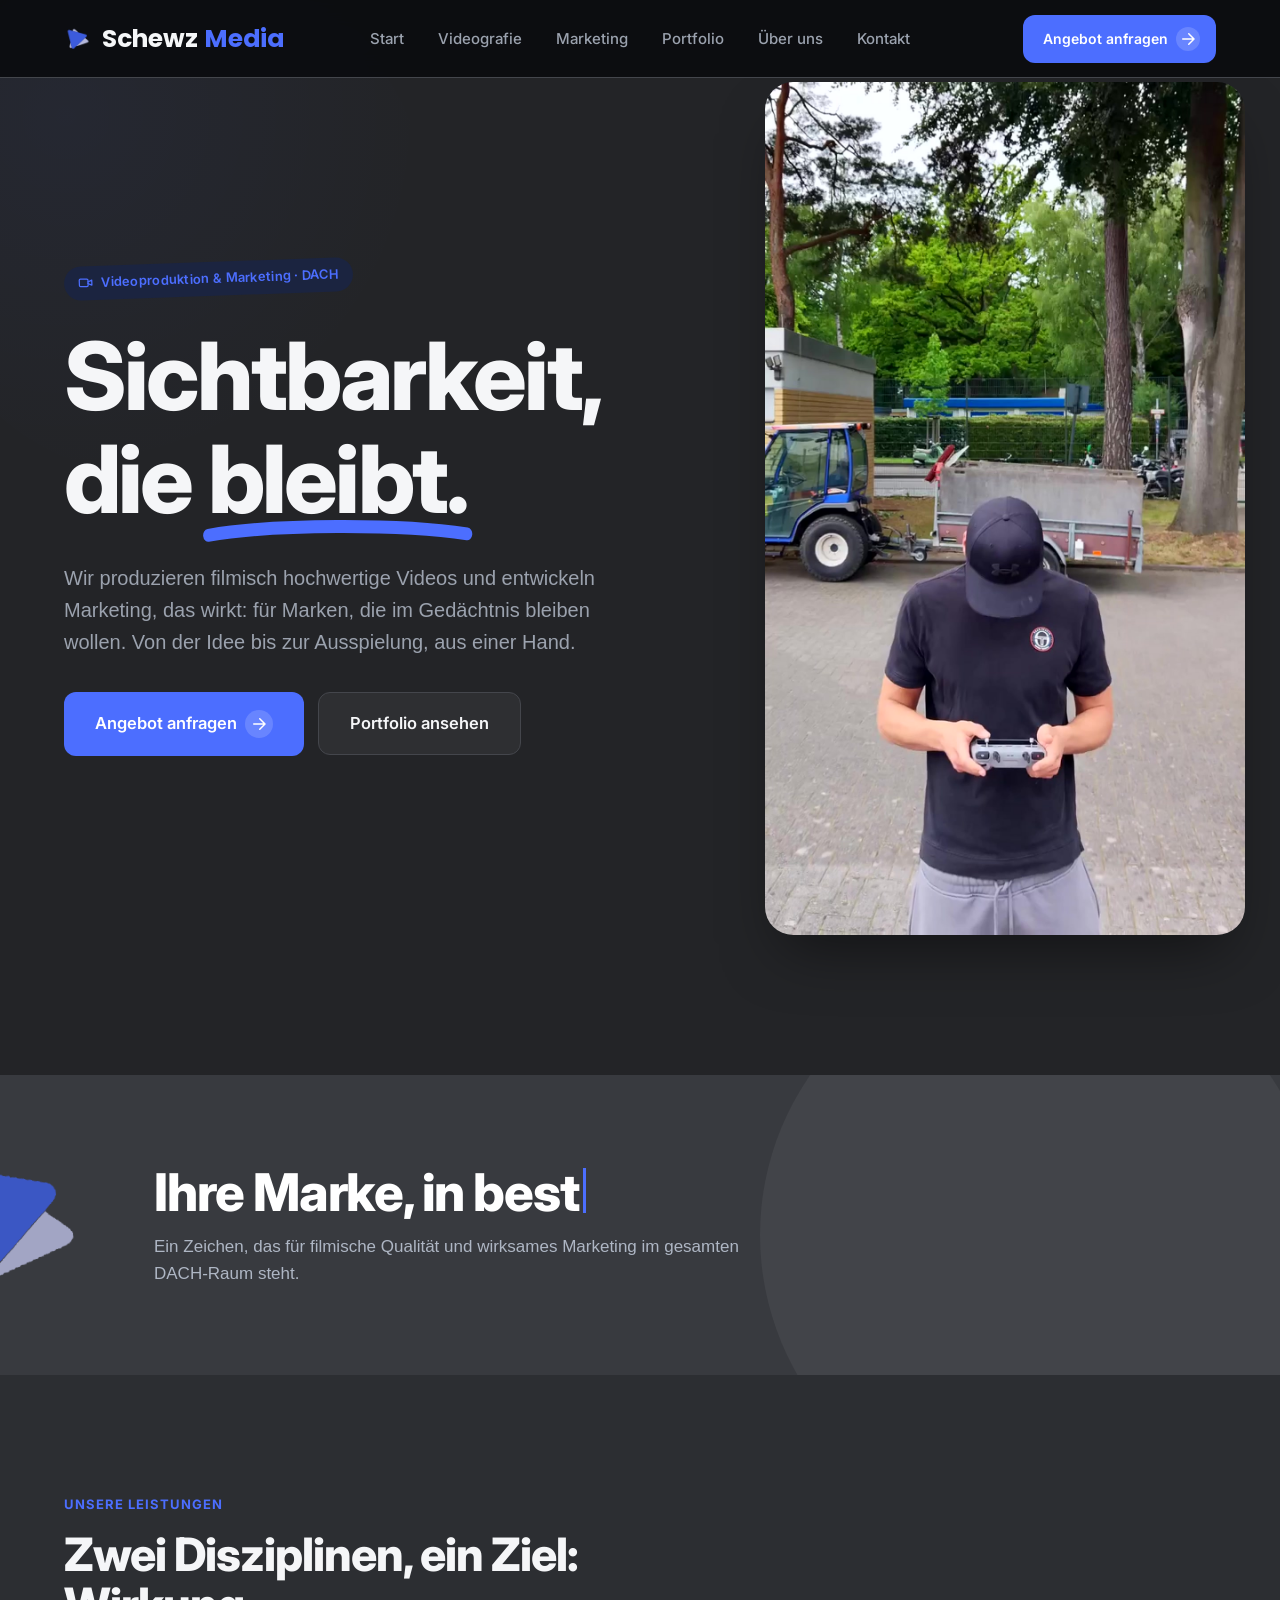
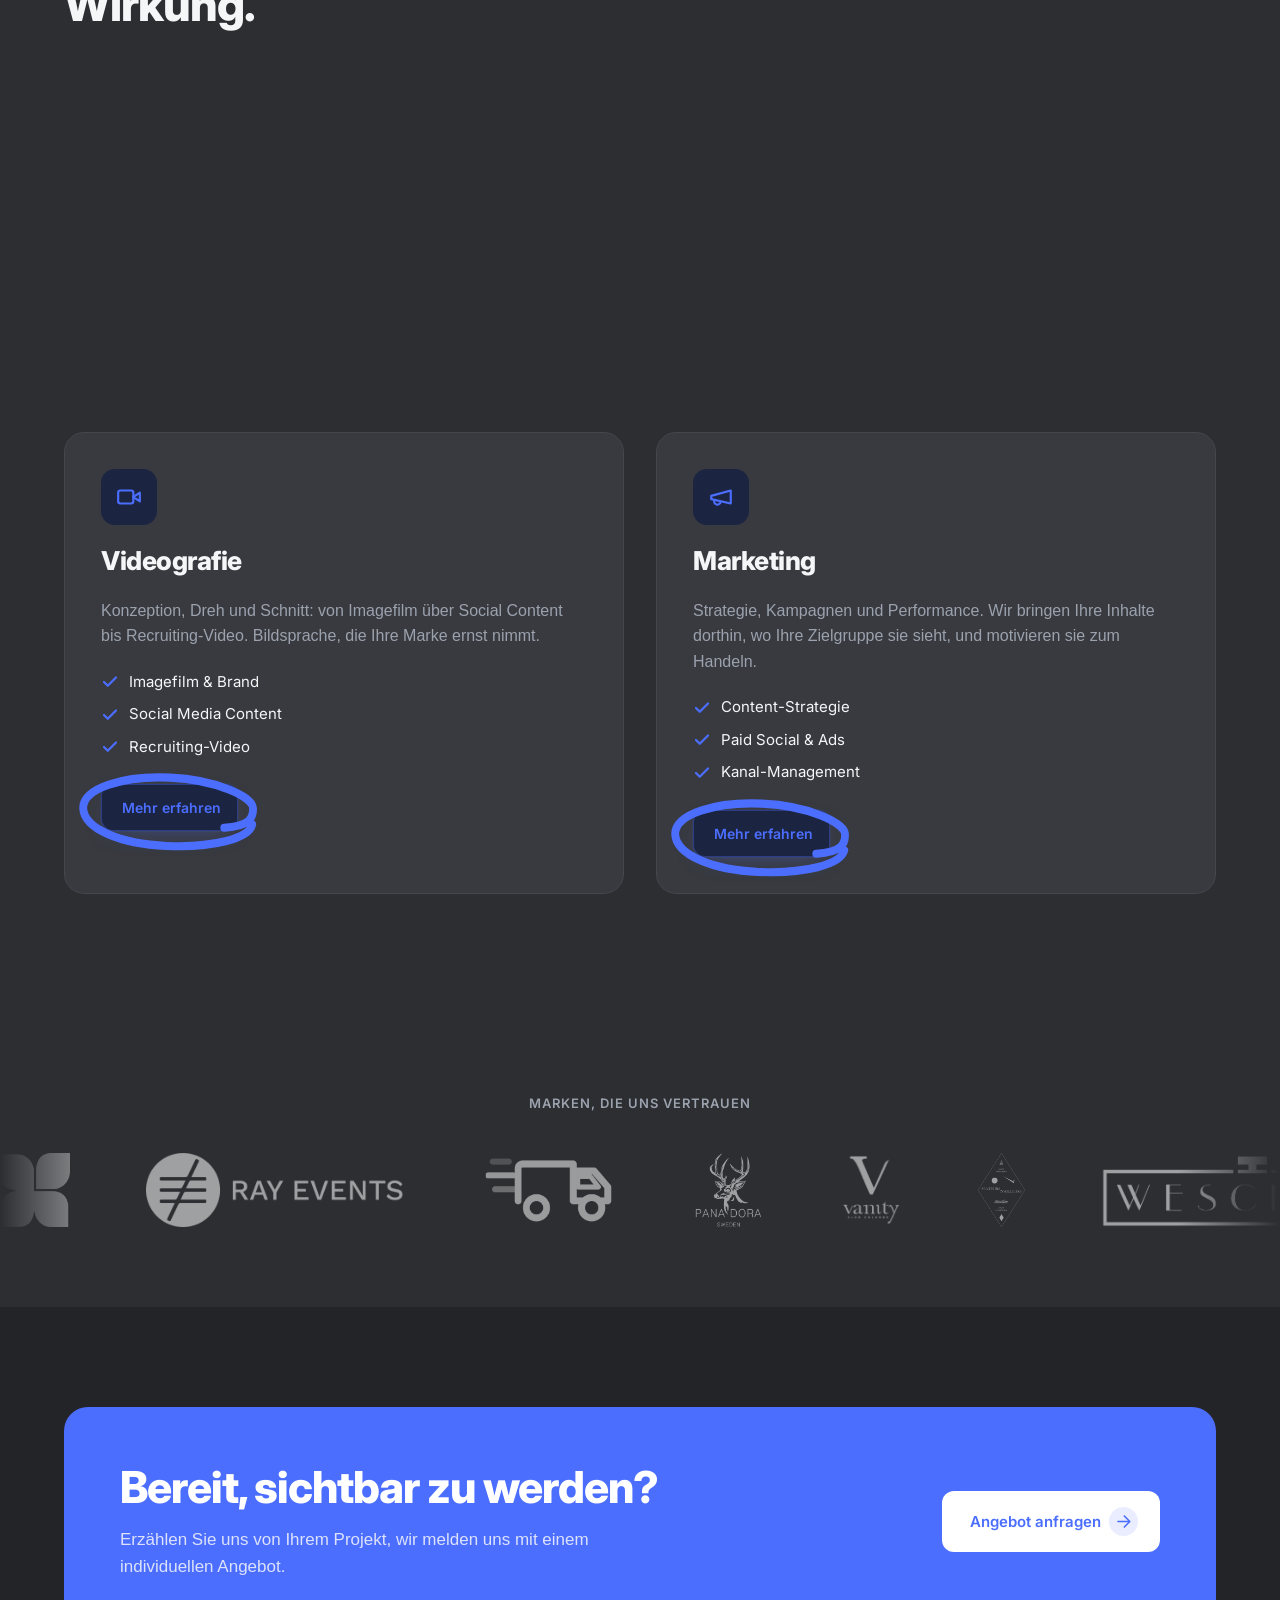
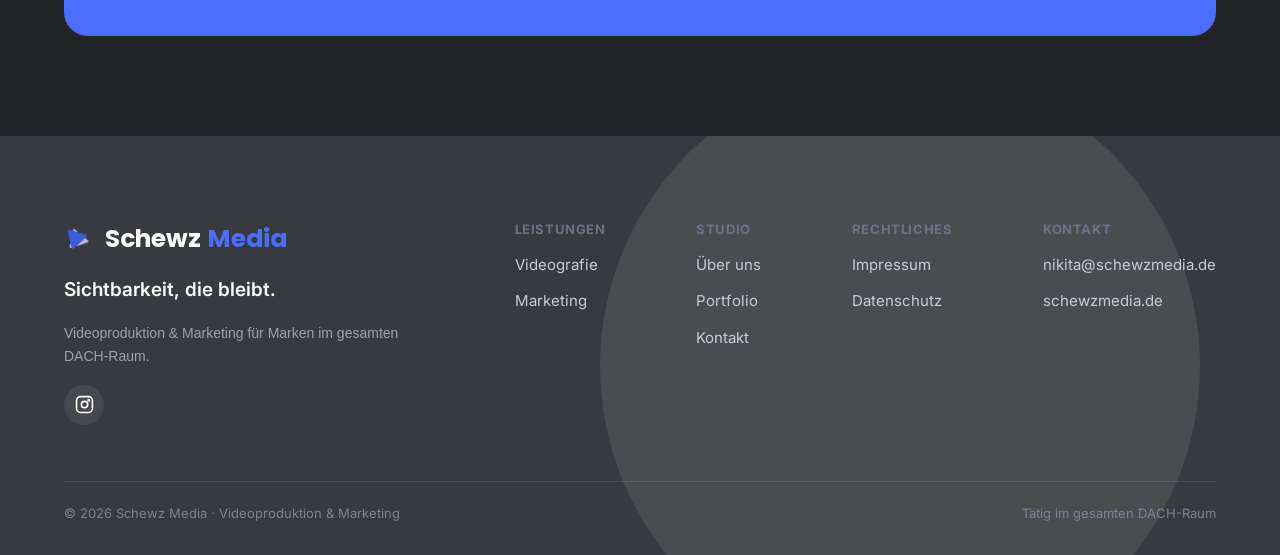
<file: index.html>
<!DOCTYPE html>
<html lang="de">
<head>
<meta charset="UTF-8">
<meta name="viewport" content="width=device-width, initial-scale=1.0">
<title>Schewz Media — Sichtbarkeit, die bleibt.</title>
<meta name="description" content="Videoproduktion & Marketing für Marken im gesamten DACH-Raum.">
<link rel="preconnect" href="https://fonts.googleapis.com">
<link rel="preconnect" href="https://fonts.gstatic.com" crossorigin>
<link href="https://fonts.googleapis.com/css2?family=Inter:wght@400;500;600;700;800&family=Abhaya+Libre:wght@400;500;600;700&family=Montserrat:wght@700;800;900&family=Playfair+Display:ital,wght@0,700;0,800;1,700&family=Poppins:wght@700;800&display=swap" rel="stylesheet">
<meta property="og:type" content="website">
<meta property="og:site_name" content="Schewz Media">
<meta property="og:title" content="Schewz Media — Sichtbarkeit, die bleibt.">
<meta property="og:description" content="Videoproduktion & Marketing für Marken im gesamten DACH-Raum.">
<meta property="og:url" content="https://schewzmedia.de/">
<meta property="og:image" content="https://schewzmedia.de/assets/img/og-image.jpg">
<meta property="og:locale" content="de_DE">
<meta name="twitter:card" content="summary_large_image">
<meta name="twitter:title" content="Schewz Media — Sichtbarkeit, die bleibt.">
<meta name="twitter:description" content="Videoproduktion & Marketing für Marken im gesamten DACH-Raum.">
<meta name="twitter:image" content="https://schewzmedia.de/assets/img/og-image.jpg">
<link rel="icon" href="favicon.ico" sizes="any">
<link rel="icon" type="image/png" sizes="32x32" href="assets/img/favicon-32x32.png">
<link rel="icon" type="image/png" sizes="16x16" href="assets/img/favicon-16x16.png">
<link rel="apple-touch-icon" href="assets/img/apple-touch-icon.png">
<link rel="stylesheet" href="css/style.css">
</head>
<body>

<!-- HEADER -->
<header class="header" id="header">
  <div class="header-inner">
    <a href="index.html" class="logo">
      <img src="assets/img/logo.png" alt="Schewz Media" class="logo-mark">
      <span class="logo-word"><span class="logo-schewz">Schewz</span> <span class="logo-media">Media</span></span>
    </a>
    <a href="kontakt.html" class="btn btn-primary btn-small">
      Angebot anfragen
      <svg width="18" height="18" viewBox="0 0 24 24" fill="none" stroke="currentColor" stroke-width="2" stroke-linecap="round" stroke-linejoin="round"><path d="M5 12h14M13 5l7 7-7 7"/></svg>
    </a>
    <button class="nav-burger" id="navBurger" aria-label="Menü öffnen">
      <span></span><span></span><span></span>
    </button>
  </div>
</header>
<nav class="nav-links">
  <a href="index.html" class="active">Start</a>
  <a href="videografie.html">Videografie</a>
  <a href="marketing.html">Marketing</a>
  <a href="portfolio.html">Portfolio</a>
  <a href="ueber-uns.html">Über uns</a>
  <a href="kontakt.html">Kontakt</a>
</nav>

<div id="top"></div>

<!-- HERO -->
<section class="hero">
  <div class="hero-watermark" aria-hidden="true"></div>
  <div class="hero-inner">
    <div class="hero-left reveal">
      <div class="eyebrow">
        <svg width="15" height="15" viewBox="0 0 24 24" fill="none" stroke="currentColor" stroke-width="2" stroke-linecap="round" stroke-linejoin="round"><path d="M15.6 10.8 22 8v8l-6.4-2.8"/><rect x="2" y="6" width="14" height="12" rx="2"/></svg>
        <span>Videoproduktion &amp; Marketing · DACH</span>
      </div>
      <h1 class="hero-headline">Sichtbarkeit, die <span class="underline-wrap">bleibt.<svg class="underline-svg" viewBox="0 0 230 14" preserveAspectRatio="none"><path d="M2 10 C 60 2, 170 2, 228 9" /></svg></span></h1>
      <p class="hero-intro">Wir produzieren filmisch hochwertige Videos und entwickeln Marketing, das wirkt: für Marken, die im Gedächtnis bleiben wollen. Von der Idee bis zur Ausspielung, aus einer Hand.</p>
      <div class="hero-buttons">
        <a href="kontakt.html" class="btn btn-primary">
          Angebot anfragen
          <svg width="18" height="18" viewBox="0 0 24 24" fill="none" stroke="currentColor" stroke-width="2" stroke-linecap="round" stroke-linejoin="round"><path d="M5 12h14M13 5l7 7-7 7"/></svg>
        </a>
        <a href="portfolio.html" class="btn btn-ghost">Portfolio ansehen</a>
      </div>
    </div>
    <div class="hero-right reveal" style="transition-delay:.15s">
      <video class="hero-video" autoplay muted loop playsinline poster="assets/video/hero-poster.jpg">
        <source src="assets/video/hero.mp4" type="video/mp4">
      </video>
    </div>
  </div>
</section>

<!-- BRAND BAND -->
<section class="brand-band">
  <div class="brand-band-shape" aria-hidden="true"></div>
  <img src="assets/img/logo.png" alt="" class="brand-band-mark" aria-hidden="true">
  <div class="brand-band-inner reveal">
    <h2 class="typing-headline">Ihre Marke, in besten Händen.</h2>
    <p>Ein Zeichen, das für filmische Qualität und wirksames Marketing im gesamten DACH-Raum steht.</p>
  </div>
</section>

<!-- SERVICES TEASER -->
<section class="services" id="services">
  <div class="section-head reveal">
    <span class="kicker">UNSERE LEISTUNGEN</span>
    <h2>Zwei Disziplinen, ein Ziel: Wirkung.</h2>
  </div>
  <div class="path-connector reveal" aria-hidden="true">
    <svg viewBox="0 0 1000 360" preserveAspectRatio="none" class="path-connector-svg">
      <path class="path-trunk" d="M500 0 L500 154"/>
      <path class="path-branch path-branch-left" d="M500 154 Q500 172 482 172 L258 172 Q240 172 240 190 L240 344"/>
      <path class="path-branch path-branch-right" d="M500 154 Q500 172 518 172 L742 172 Q760 172 760 190 L760 344"/>
      <path class="path-arrow path-arrow-left" d="M230 332 L240 346 L250 332"/>
      <path class="path-arrow path-arrow-right" d="M750 332 L760 346 L770 332"/>
    </svg>
  </div>
  <div class="services-grid">
    <a href="videografie.html" class="service-card reveal" id="videografie">
      <div class="icon-box">
        <svg width="26" height="26" viewBox="0 0 24 24" fill="none" stroke="currentColor" stroke-width="2" stroke-linecap="round" stroke-linejoin="round"><path d="m22 8-6 4 6 4V8Z"/><rect x="2" y="6" width="14" height="12" rx="2"/></svg>
      </div>
      <h3>Videografie</h3>
      <p>Konzeption, Dreh und Schnitt: von Imagefilm über Social Content bis Recruiting-Video. Bildsprache, die Ihre Marke ernst nimmt.</p>
      <ul class="check-list">
        <li>Imagefilm &amp; Brand</li>
        <li>Social Media Content</li>
        <li>Recruiting-Video</li>
      </ul>
      <span class="btn btn-ghost btn-small">Mehr erfahren<svg class="mehr-ring" viewBox="0 0 200 80" preserveAspectRatio="none" aria-hidden="true"><path d="M197,50 C194,66 152,78 100,78 C46,78 4,63 2,40 C1,18 46,2 100,2 C155,2 197,20 197,32 C198,42 195,52 165,55"/></svg></span>
    </a>
    <a href="marketing.html" class="service-card reveal" style="transition-delay:.1s" id="marketing">
      <div class="icon-box">
        <svg width="26" height="26" viewBox="0 0 24 24" fill="none" stroke="currentColor" stroke-width="2" stroke-linecap="round" stroke-linejoin="round"><path d="m3 11 18-5v12L3 14v-3z"/><path d="M11.6 16.8a3 3 0 1 1-5.8-1.6"/></svg>
      </div>
      <h3>Marketing</h3>
      <p>Strategie, Kampagnen und Performance. Wir bringen Ihre Inhalte dorthin, wo Ihre Zielgruppe sie sieht, und motivieren sie zum Handeln.</p>
      <ul class="check-list">
        <li>Content-Strategie</li>
        <li>Paid Social &amp; Ads</li>
        <li>Kanal-Management</li>
      </ul>
      <span class="btn btn-ghost btn-small">Mehr erfahren<svg class="mehr-ring" viewBox="0 0 200 80" preserveAspectRatio="none" aria-hidden="true"><path d="M197,50 C194,66 152,78 100,78 C46,78 4,63 2,40 C1,18 46,2 100,2 C155,2 197,20 197,32 C198,42 195,52 165,55"/></svg></span>
    </a>
    <a href="portfolio.html" class="service-card service-card-mobile-only reveal" style="transition-delay:.2s" id="portfolio-mobile">
      <div class="icon-box">
        <svg width="26" height="26" viewBox="0 0 24 24" fill="none" stroke="currentColor" stroke-width="2" stroke-linecap="round" stroke-linejoin="round"><rect x="3" y="3" width="7" height="7" rx="1"/><rect x="14" y="3" width="7" height="7" rx="1"/><rect x="14" y="14" width="7" height="7" rx="1"/><rect x="3" y="14" width="7" height="7" rx="1"/></svg>
      </div>
      <h3>Portfolio</h3>
      <p>Über 100 zufriedene Kunden aus verschiedensten Branchen. Ein Blick in unsere bisherige Arbeit, sortiert nach Kunde.</p>
      <ul class="check-list">
        <li>100+ Projekte</li>
        <li>Verschiedene Branchen</li>
        <li>Video-Fallstudien</li>
      </ul>
      <span class="btn btn-ghost btn-small">Mehr erfahren<svg class="mehr-ring" viewBox="0 0 200 80" preserveAspectRatio="none" aria-hidden="true"><path d="M197,50 C194,66 152,78 100,78 C46,78 4,63 2,40 C1,18 46,2 100,2 C155,2 197,20 197,32 C198,42 195,52 165,55"/></svg></span>
    </a>
  </div>
</section>

<!-- CLIENT TRUST STRIP (marquee) -->
<section class="client-strip">
  <span class="client-label">MARKEN, DIE UNS VERTRAUEN</span>
  <div class="client-marquee">
    <div class="client-track">
      <img src="assets/logos/Fragrance-du-Bois-mark.png" alt="Fragrance du Bois">
      <img src="assets/logos/Ray-Events.png" alt="Ray Events">
      <img src="assets/logos/Tracklog.png" alt="Tracklog">
      <img src="assets/logos/Panadora-Sweden-white.png" alt="Panadora Sweden">
      <img src="assets/logos/Vanity-Club-Cologne-v2.png" alt="Vanity Club Cologne">
      <img src="assets/logos/Senteurs-Dailleurs-white.png" alt="Senteurs D'Ailleurs">
      <img src="assets/logos/Wescents-white.png" alt="Wescents">
      <img src="assets/logos/EGA-Leichtmetall-full-white.png" alt="EGA Leichtmetall">
      <img src="assets/logos/Zahnaerzte-Elsdorf.png" alt="Zahnärzte Elsdorf">
      <img src="assets/logos/Qing-Tian-white.png" alt="Qing Tian">
      <img src="assets/logos/Angelgym-white.png" alt="Angelgym">
      <img src="assets/logos/Wilma-Wunder-white.png" alt="Wilma Wunder">
      <img src="assets/logos/Fragrance-du-Bois-mark.png" alt="Fragrance du Bois" aria-hidden="true">
      <img src="assets/logos/Ray-Events.png" alt="Ray Events" aria-hidden="true">
      <img src="assets/logos/Tracklog.png" alt="Tracklog" aria-hidden="true">
      <img src="assets/logos/Panadora-Sweden-white.png" alt="Panadora Sweden" aria-hidden="true">
      <img src="assets/logos/Vanity-Club-Cologne-v2.png" alt="Vanity Club Cologne" aria-hidden="true">
      <img src="assets/logos/Senteurs-Dailleurs-white.png" alt="Senteurs D'Ailleurs" aria-hidden="true">
      <img src="assets/logos/Wescents-white.png" alt="Wescents" aria-hidden="true">
      <img src="assets/logos/EGA-Leichtmetall-full-white.png" alt="EGA Leichtmetall" aria-hidden="true">
      <img src="assets/logos/Zahnaerzte-Elsdorf.png" alt="Zahnärzte Elsdorf" aria-hidden="true">
      <img src="assets/logos/Qing-Tian-white.png" alt="Qing Tian" aria-hidden="true">
      <img src="assets/logos/Angelgym-white.png" alt="Angelgym" aria-hidden="true">
      <img src="assets/logos/Wilma-Wunder-white.png" alt="Wilma Wunder" aria-hidden="true">
    </div>
  </div>
</section>

<!-- CTA BAND -->
<section class="cta-band">
  <div class="cta-inner reveal">
    <div class="cta-text">
      <h2>Bereit, sichtbar zu werden?</h2>
      <p>Erzählen Sie uns von Ihrem Projekt, wir melden uns mit einem individuellen Angebot.</p>
    </div>
    <a href="kontakt.html" class="btn btn-white">
      Angebot anfragen
      <svg width="19" height="19" viewBox="0 0 24 24" fill="none" stroke="currentColor" stroke-width="2" stroke-linecap="round" stroke-linejoin="round"><path d="M5 12h14M13 5l7 7-7 7"/></svg>
    </a>
  </div>
</section>

<!-- FOOTER -->
<footer class="footer">
  <div class="footer-watermark" aria-hidden="true"></div>
  <div class="footer-top">
    <div class="footer-brand">
      <div class="footer-logo">
        <img src="assets/img/logo.png" alt="Schewz Media" class="logo-mark">
        <span class="logo-word"><span class="logo-schewz" style="color:#fff">Schewz</span> <span class="logo-media">Media</span></span>
      </div>
      <p class="footer-slogan">Sichtbarkeit, die bleibt.</p>
      <p class="footer-desc">Videoproduktion &amp; Marketing für Marken im gesamten DACH-Raum.</p>
      <div class="socials">
        <a href="https://www.instagram.com/schewzmedia?igsh=MWZqdXd3bW80emxpZA==&igsi=MWZqdXd3bW80emxpZA==" target="_blank" rel="noopener noreferrer" aria-label="Instagram"><svg width="19" height="19" viewBox="0 0 24 24" fill="none" stroke="currentColor" stroke-width="2"><rect x="2" y="2" width="20" height="20" rx="5"/><circle cx="12" cy="12" r="4"/><circle cx="17.5" cy="6.5" r="1"/></svg></a>
      </div>
    </div>
    <div class="footer-col">
      <span class="footer-title">LEISTUNGEN</span>
      <a href="videografie.html">Videografie</a>
      <a href="marketing.html">Marketing</a>
    </div>
    <div class="footer-col">
      <span class="footer-title">STUDIO</span>
      <a href="ueber-uns.html">Über uns</a>
      <a href="portfolio.html">Portfolio</a>
      <a href="kontakt.html">Kontakt</a>
    </div>
    <div class="footer-col">
      <span class="footer-title">RECHTLICHES</span>
      <a href="impressum.html">Impressum</a>
      <a href="datenschutz.html">Datenschutz</a>
    </div>
    <div class="footer-col">
      <span class="footer-title">KONTAKT</span>
      <a href="mailto:nikita@schewzmedia.de">nikita@schewzmedia.de</a>
      <a href="#">schewzmedia.de</a>
    </div>
  </div>
  <div class="footer-bottom">
    <span>© 2026 Schewz Media · Videoproduktion &amp; Marketing</span>
    <span>Tätig im gesamten DACH-Raum</span>
  </div>
</footer>

<script src="js/main.js"></script>
</body>
</html>
</file>
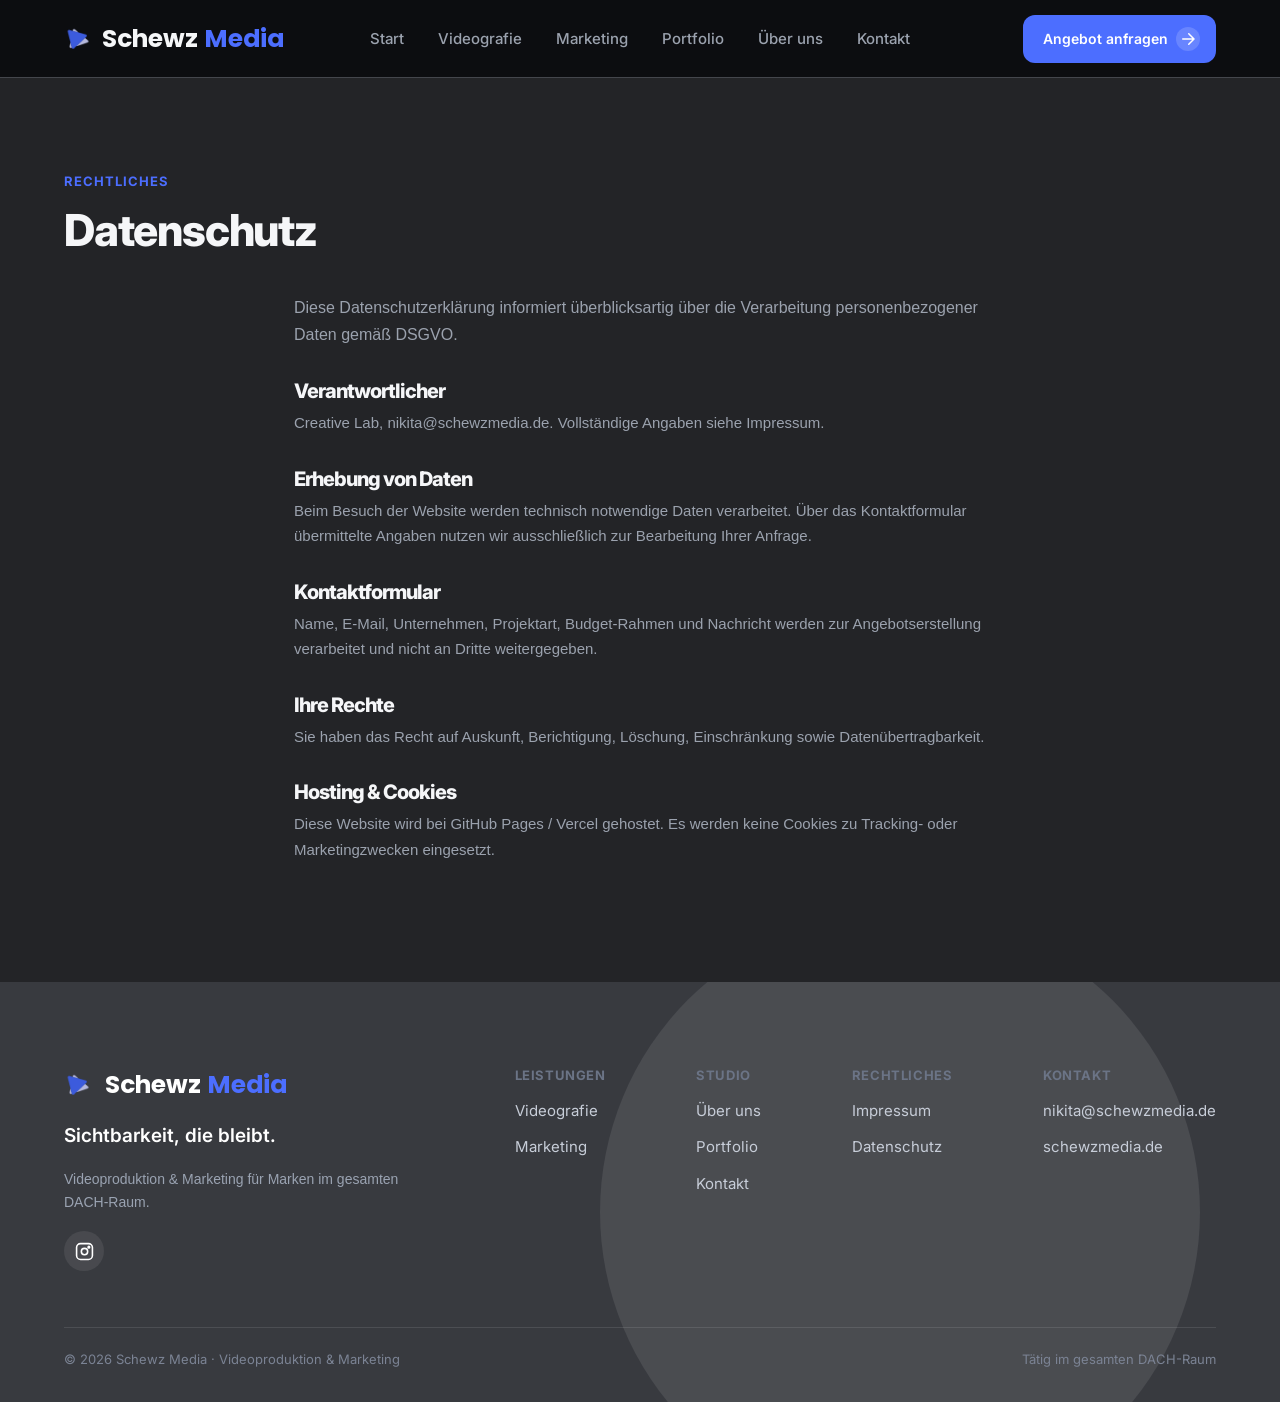
<file: datenschutz.html>
<!DOCTYPE html>
<html lang="de">
<head>
<meta charset="UTF-8">
<meta name="viewport" content="width=device-width, initial-scale=1.0">
<title>Datenschutz — Schewz Media</title>
<meta name="description" content="Datenschutzerklärung von Schewz Media: Informationen zur Erhebung und Verarbeitung personenbezogener Daten.">
<meta name="robots" content="noindex">
<link rel="preconnect" href="https://fonts.googleapis.com">
<link rel="preconnect" href="https://fonts.gstatic.com" crossorigin>
<link href="https://fonts.googleapis.com/css2?family=Inter:wght@400;500;600;700;800&family=Abhaya+Libre:wght@400;500;600;700&family=Montserrat:wght@700;800;900&family=Playfair+Display:ital,wght@0,700;0,800;1,700&family=Poppins:wght@700;800&display=swap" rel="stylesheet">
<meta property="og:type" content="website">
<meta property="og:site_name" content="Schewz Media">
<meta property="og:title" content="Datenschutz — Schewz Media">
<meta property="og:description" content="Datenschutzerklärung von Schewz Media: Informationen zur Erhebung und Verarbeitung personenbezogener Daten.">
<meta property="og:url" content="https://schewzmedia.de/datenschutz.html">
<meta property="og:image" content="https://schewzmedia.de/assets/img/og-image.jpg">
<meta property="og:locale" content="de_DE">
<meta name="twitter:card" content="summary_large_image">
<meta name="twitter:title" content="Datenschutz — Schewz Media">
<meta name="twitter:description" content="Datenschutzerklärung von Schewz Media: Informationen zur Erhebung und Verarbeitung personenbezogener Daten.">
<meta name="twitter:image" content="https://schewzmedia.de/assets/img/og-image.jpg">
<link rel="icon" href="favicon.ico" sizes="any">
<link rel="icon" type="image/png" sizes="32x32" href="assets/img/favicon-32x32.png">
<link rel="icon" type="image/png" sizes="16x16" href="assets/img/favicon-16x16.png">
<link rel="apple-touch-icon" href="assets/img/apple-touch-icon.png">
<link rel="stylesheet" href="css/style.css">
</head>
<body>

<!-- HEADER -->
<header class="header" id="header">
  <div class="header-inner">
    <a href="index.html" class="logo">
      <img src="assets/img/logo.png" alt="Schewz Media" class="logo-mark">
      <span class="logo-word"><span class="logo-schewz">Schewz</span> <span class="logo-media">Media</span></span>
    </a>
    <a href="kontakt.html" class="btn btn-primary btn-small">
      Angebot anfragen
      <svg width="18" height="18" viewBox="0 0 24 24" fill="none" stroke="currentColor" stroke-width="2" stroke-linecap="round" stroke-linejoin="round"><path d="M5 12h14M13 5l7 7-7 7"/></svg>
    </a>
    <button class="nav-burger" id="navBurger" aria-label="Menü öffnen">
      <span></span><span></span><span></span>
    </button>
  </div>
</header>
<nav class="nav-links">
  <a href="index.html">Start</a>
  <a href="videografie.html">Videografie</a>
  <a href="marketing.html">Marketing</a>
  <a href="portfolio.html">Portfolio</a>
  <a href="ueber-uns.html">Über uns</a>
  <a href="kontakt.html">Kontakt</a>
</nav>

<div class="legal-header reveal">
  <span class="kicker">RECHTLICHES</span>
  <h1>Datenschutz</h1>
</div>
<div class="legal-body">
  <p class="legal-intro reveal">Diese Datenschutzerklärung informiert überblicksartig über die Verarbeitung personenbezogener Daten gemäß DSGVO.</p>
  <div class="legal-block reveal">
    <h3>Verantwortlicher</h3>
    <p>Creative Lab, nikita@schewzmedia.de. Vollständige Angaben siehe Impressum.</p>
  </div>
  <div class="legal-block reveal">
    <h3>Erhebung von Daten</h3>
    <p>Beim Besuch der Website werden technisch notwendige Daten verarbeitet. Über das Kontaktformular übermittelte Angaben nutzen wir ausschließlich zur Bearbeitung Ihrer Anfrage.</p>
  </div>
  <div class="legal-block reveal">
    <h3>Kontaktformular</h3>
    <p>Name, E-Mail, Unternehmen, Projektart, Budget-Rahmen und Nachricht werden zur Angebotserstellung verarbeitet und nicht an Dritte weitergegeben.</p>
  </div>
  <div class="legal-block reveal">
    <h3>Ihre Rechte</h3>
    <p>Sie haben das Recht auf Auskunft, Berichtigung, Löschung, Einschränkung sowie Datenübertragbarkeit.</p>
  </div>
  <div class="legal-block reveal">
    <h3>Hosting &amp; Cookies</h3>
    <p>Diese Website wird bei GitHub Pages / Vercel gehostet. Es werden keine Cookies zu Tracking- oder Marketingzwecken eingesetzt.</p>
  </div>
</div>

<!-- FOOTER -->
<footer class="footer">
  <div class="footer-watermark" aria-hidden="true"></div>
  <div class="footer-top">
    <div class="footer-brand">
      <div class="footer-logo">
        <img src="assets/img/logo.png" alt="Schewz Media" class="logo-mark">
        <span class="logo-word"><span class="logo-schewz" style="color:#fff">Schewz</span> <span class="logo-media">Media</span></span>
      </div>
      <p class="footer-slogan">Sichtbarkeit, die bleibt.</p>
      <p class="footer-desc">Videoproduktion &amp; Marketing für Marken im gesamten DACH-Raum.</p>
      <div class="socials">
        <a href="https://www.instagram.com/schewzmedia?igsh=MWZqdXd3bW80emxpZA==&igsi=MWZqdXd3bW80emxpZA==" target="_blank" rel="noopener noreferrer" aria-label="Instagram"><svg width="19" height="19" viewBox="0 0 24 24" fill="none" stroke="currentColor" stroke-width="2"><rect x="2" y="2" width="20" height="20" rx="5"/><circle cx="12" cy="12" r="4"/><circle cx="17.5" cy="6.5" r="1"/></svg></a>
      </div>
    </div>
    <div class="footer-col">
      <span class="footer-title">LEISTUNGEN</span>
      <a href="videografie.html">Videografie</a>
      <a href="marketing.html">Marketing</a>
    </div>
    <div class="footer-col">
      <span class="footer-title">STUDIO</span>
      <a href="ueber-uns.html">Über uns</a>
      <a href="portfolio.html">Portfolio</a>
      <a href="kontakt.html">Kontakt</a>
    </div>
    <div class="footer-col">
      <span class="footer-title">RECHTLICHES</span>
      <a href="impressum.html">Impressum</a>
      <a href="datenschutz.html">Datenschutz</a>
    </div>
    <div class="footer-col">
      <span class="footer-title">KONTAKT</span>
      <a href="mailto:nikita@schewzmedia.de">nikita@schewzmedia.de</a>
      <a href="#">schewzmedia.de</a>
    </div>
  </div>
  <div class="footer-bottom">
    <span>© 2026 Schewz Media · Videoproduktion &amp; Marketing</span>
    <span>Tätig im gesamten DACH-Raum</span>
  </div>
</footer>

<script src="js/main.js"></script>
</body>
</html>
</file>
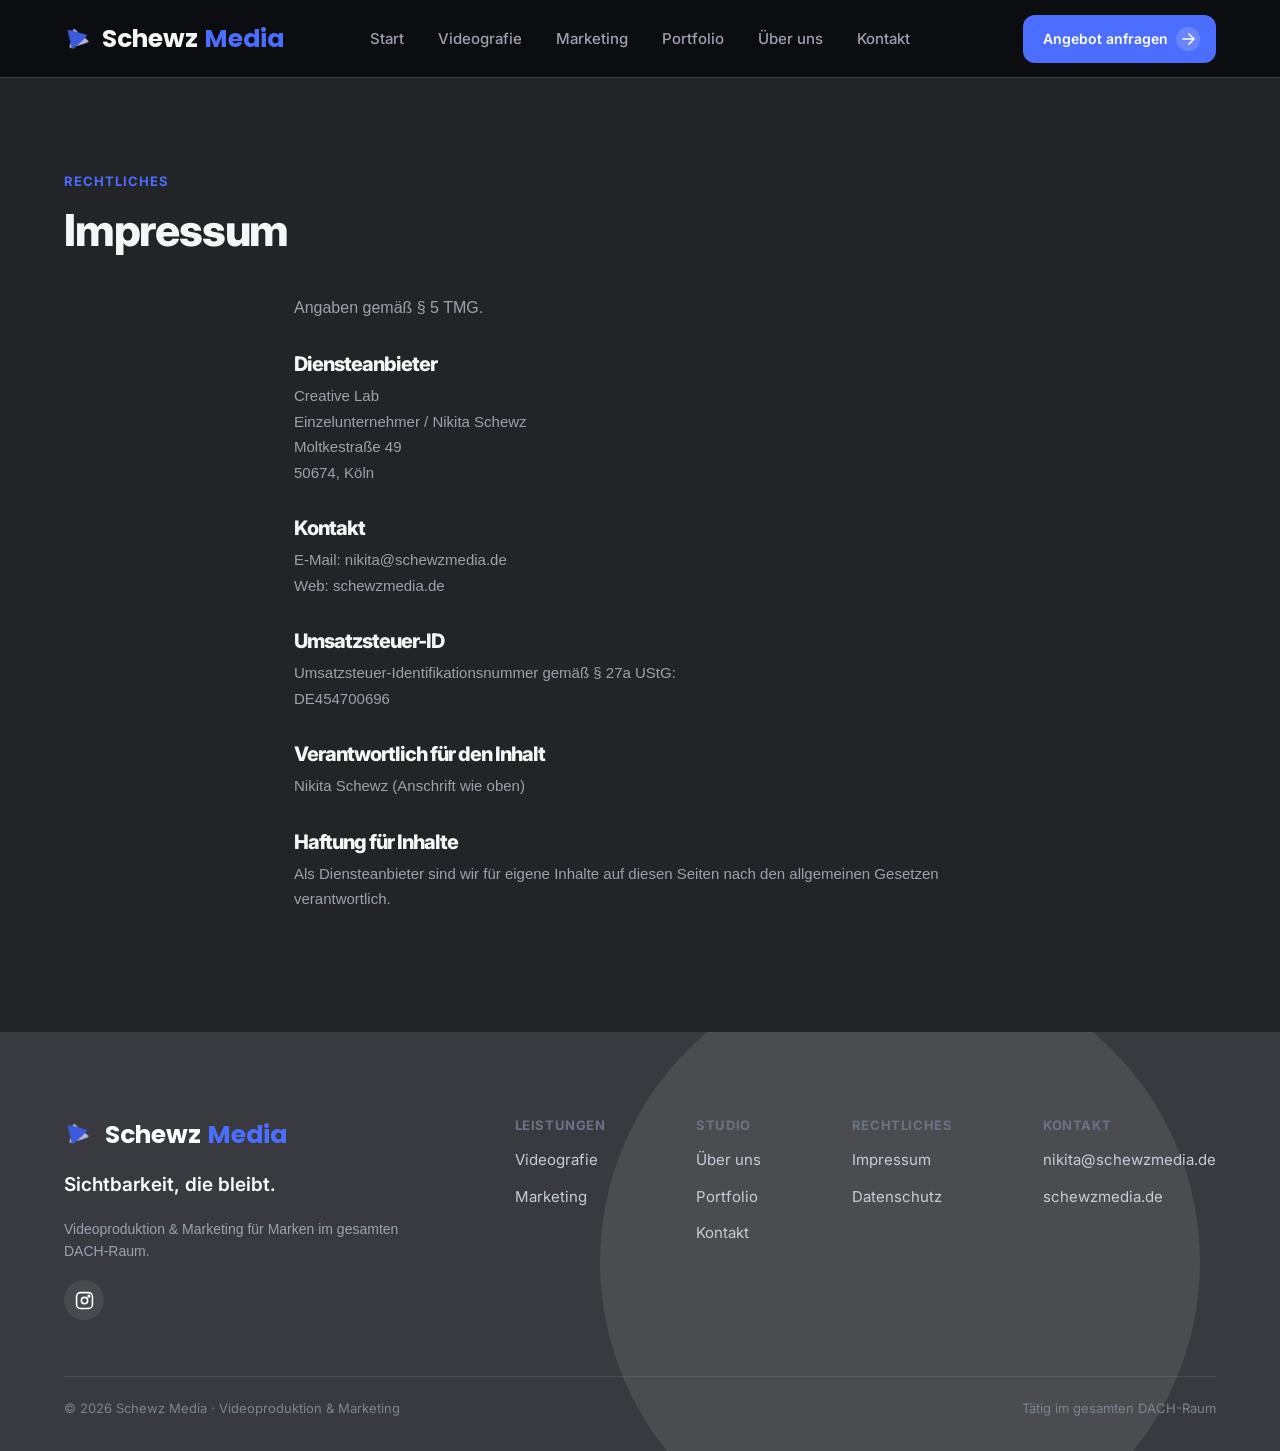
<file: impressum.html>
<!DOCTYPE html>
<html lang="de">
<head>
<meta charset="UTF-8">
<meta name="viewport" content="width=device-width, initial-scale=1.0">
<title>Impressum — Schewz Media</title>
<meta name="description" content="Impressum von Schewz Media: Anbieterkennzeichnung und Kontaktangaben gemäß § 5 TMG.">
<meta name="robots" content="noindex">
<link rel="preconnect" href="https://fonts.googleapis.com">
<link rel="preconnect" href="https://fonts.gstatic.com" crossorigin>
<link href="https://fonts.googleapis.com/css2?family=Inter:wght@400;500;600;700;800&family=Abhaya+Libre:wght@400;500;600;700&family=Montserrat:wght@700;800;900&family=Playfair+Display:ital,wght@0,700;0,800;1,700&family=Poppins:wght@700;800&display=swap" rel="stylesheet">
<meta property="og:type" content="website">
<meta property="og:site_name" content="Schewz Media">
<meta property="og:title" content="Impressum — Schewz Media">
<meta property="og:description" content="Impressum von Schewz Media: Anbieterkennzeichnung und Kontaktangaben gemäß § 5 TMG.">
<meta property="og:url" content="https://schewzmedia.de/impressum.html">
<meta property="og:image" content="https://schewzmedia.de/assets/img/og-image.jpg">
<meta property="og:locale" content="de_DE">
<meta name="twitter:card" content="summary_large_image">
<meta name="twitter:title" content="Impressum — Schewz Media">
<meta name="twitter:description" content="Impressum von Schewz Media: Anbieterkennzeichnung und Kontaktangaben gemäß § 5 TMG.">
<meta name="twitter:image" content="https://schewzmedia.de/assets/img/og-image.jpg">
<link rel="icon" href="favicon.ico" sizes="any">
<link rel="icon" type="image/png" sizes="32x32" href="assets/img/favicon-32x32.png">
<link rel="icon" type="image/png" sizes="16x16" href="assets/img/favicon-16x16.png">
<link rel="apple-touch-icon" href="assets/img/apple-touch-icon.png">
<link rel="stylesheet" href="css/style.css">
</head>
<body>

<!-- HEADER -->
<header class="header" id="header">
  <div class="header-inner">
    <a href="index.html" class="logo">
      <img src="assets/img/logo.png" alt="Schewz Media" class="logo-mark">
      <span class="logo-word"><span class="logo-schewz">Schewz</span> <span class="logo-media">Media</span></span>
    </a>
    <a href="kontakt.html" class="btn btn-primary btn-small">
      Angebot anfragen
      <svg width="18" height="18" viewBox="0 0 24 24" fill="none" stroke="currentColor" stroke-width="2" stroke-linecap="round" stroke-linejoin="round"><path d="M5 12h14M13 5l7 7-7 7"/></svg>
    </a>
    <button class="nav-burger" id="navBurger" aria-label="Menü öffnen">
      <span></span><span></span><span></span>
    </button>
  </div>
</header>
<nav class="nav-links">
  <a href="index.html">Start</a>
  <a href="videografie.html">Videografie</a>
  <a href="marketing.html">Marketing</a>
  <a href="portfolio.html">Portfolio</a>
  <a href="ueber-uns.html">Über uns</a>
  <a href="kontakt.html">Kontakt</a>
</nav>

<div class="legal-header reveal">
  <span class="kicker">RECHTLICHES</span>
  <h1>Impressum</h1>
</div>
<div class="legal-body">
  <p class="legal-intro reveal">Angaben gemäß § 5 TMG.</p>
  <div class="legal-block reveal">
    <h3>Diensteanbieter</h3>
    <p>Creative Lab
Einzelunternehmer / Nikita Schewz
Moltkestraße 49
50674, Köln</p>
  </div>
  <div class="legal-block reveal">
    <h3>Kontakt</h3>
    <p>E-Mail: nikita@schewzmedia.de
Web: schewzmedia.de</p>
  </div>
  <div class="legal-block reveal">
    <h3>Umsatzsteuer-ID</h3>
    <p>Umsatzsteuer-Identifikationsnummer gemäß § 27a UStG:
DE454700696</p>
  </div>
  <div class="legal-block reveal">
    <h3>Verantwortlich für den Inhalt</h3>
    <p>Nikita Schewz (Anschrift wie oben)</p>
  </div>
  <div class="legal-block reveal">
    <h3>Haftung für Inhalte</h3>
    <p>Als Diensteanbieter sind wir für eigene Inhalte auf diesen Seiten nach den allgemeinen Gesetzen verantwortlich.</p>
  </div>
</div>

<!-- FOOTER -->
<footer class="footer">
  <div class="footer-watermark" aria-hidden="true"></div>
  <div class="footer-top">
    <div class="footer-brand">
      <div class="footer-logo">
        <img src="assets/img/logo.png" alt="Schewz Media" class="logo-mark">
        <span class="logo-word"><span class="logo-schewz" style="color:#fff">Schewz</span> <span class="logo-media">Media</span></span>
      </div>
      <p class="footer-slogan">Sichtbarkeit, die bleibt.</p>
      <p class="footer-desc">Videoproduktion &amp; Marketing für Marken im gesamten DACH-Raum.</p>
      <div class="socials">
        <a href="https://www.instagram.com/schewzmedia?igsh=MWZqdXd3bW80emxpZA==&igsi=MWZqdXd3bW80emxpZA==" target="_blank" rel="noopener noreferrer" aria-label="Instagram"><svg width="19" height="19" viewBox="0 0 24 24" fill="none" stroke="currentColor" stroke-width="2"><rect x="2" y="2" width="20" height="20" rx="5"/><circle cx="12" cy="12" r="4"/><circle cx="17.5" cy="6.5" r="1"/></svg></a>
      </div>
    </div>
    <div class="footer-col">
      <span class="footer-title">LEISTUNGEN</span>
      <a href="videografie.html">Videografie</a>
      <a href="marketing.html">Marketing</a>
    </div>
    <div class="footer-col">
      <span class="footer-title">STUDIO</span>
      <a href="ueber-uns.html">Über uns</a>
      <a href="portfolio.html">Portfolio</a>
      <a href="kontakt.html">Kontakt</a>
    </div>
    <div class="footer-col">
      <span class="footer-title">RECHTLICHES</span>
      <a href="impressum.html">Impressum</a>
      <a href="datenschutz.html">Datenschutz</a>
    </div>
    <div class="footer-col">
      <span class="footer-title">KONTAKT</span>
      <a href="mailto:nikita@schewzmedia.de">nikita@schewzmedia.de</a>
      <a href="#">schewzmedia.de</a>
    </div>
  </div>
  <div class="footer-bottom">
    <span>© 2026 Schewz Media · Videoproduktion &amp; Marketing</span>
    <span>Tätig im gesamten DACH-Raum</span>
  </div>
</footer>

<script src="js/main.js"></script>
</body>
</html>
</file>
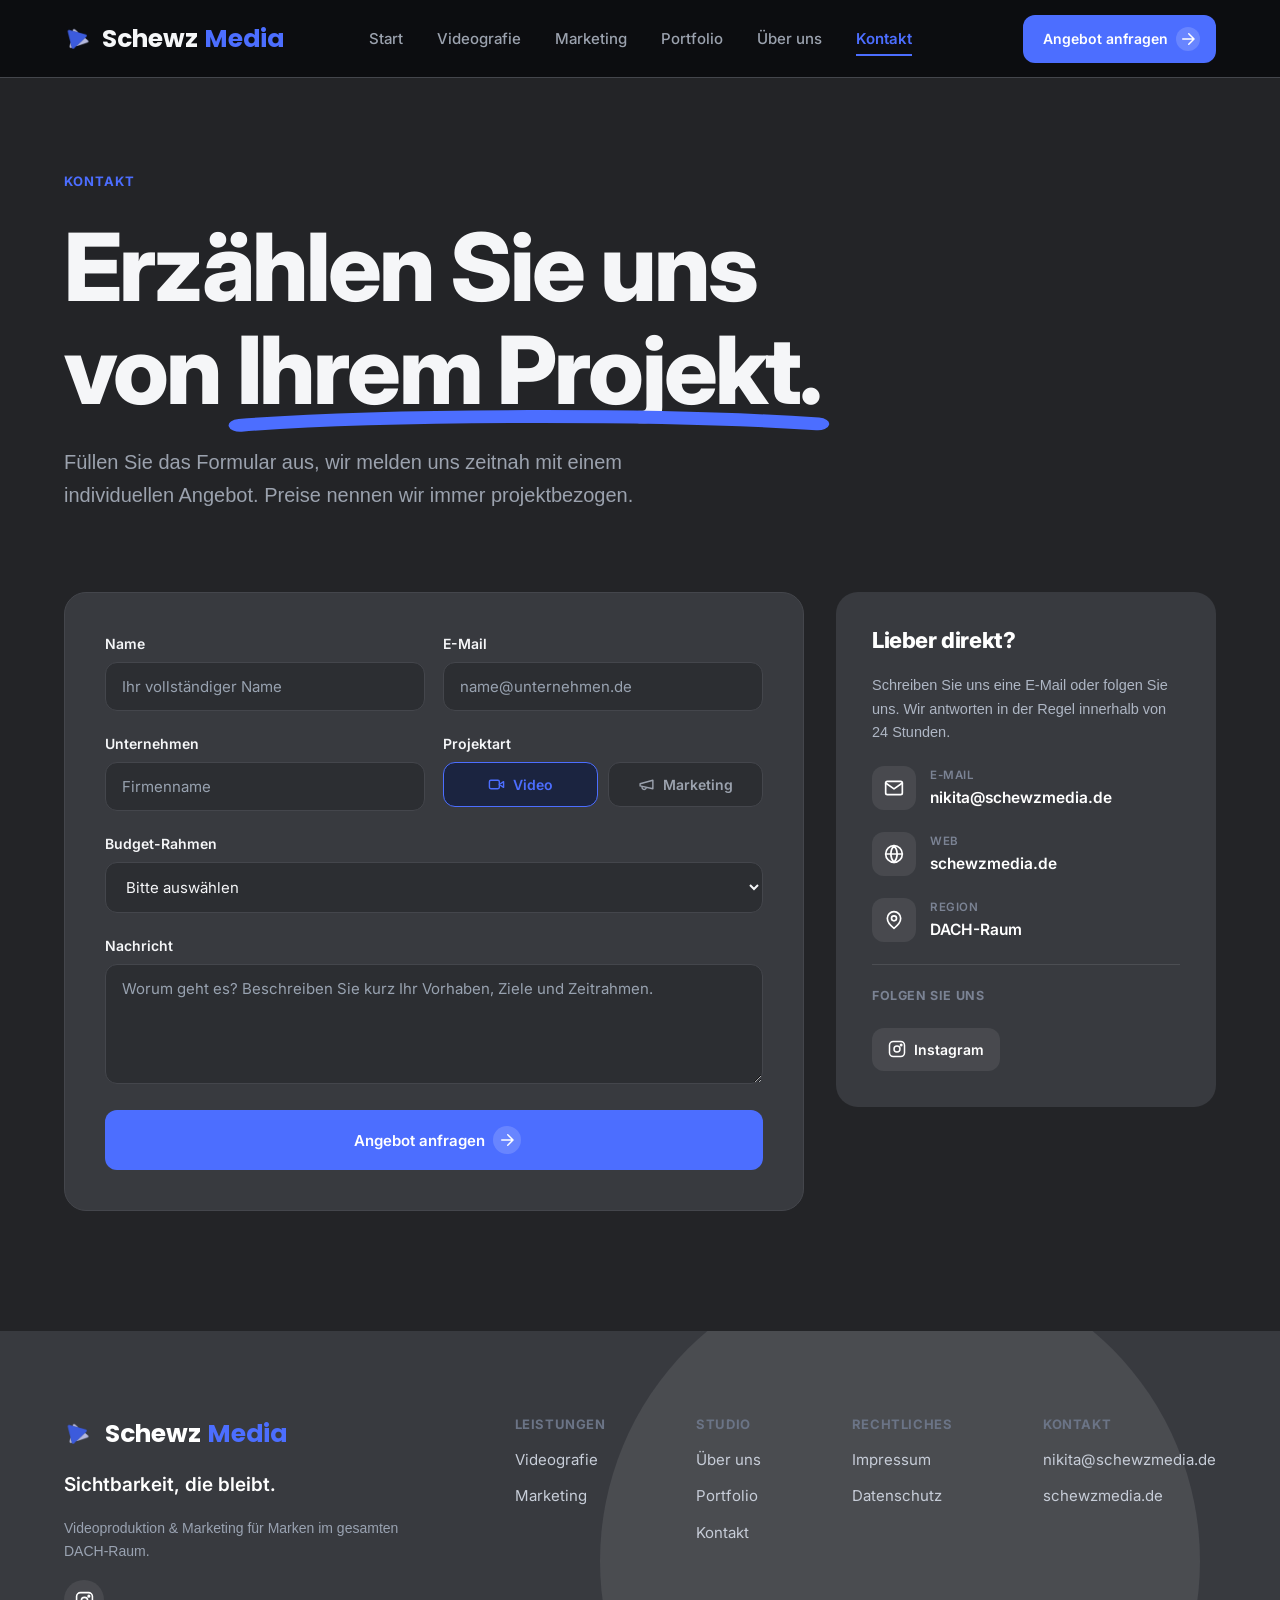
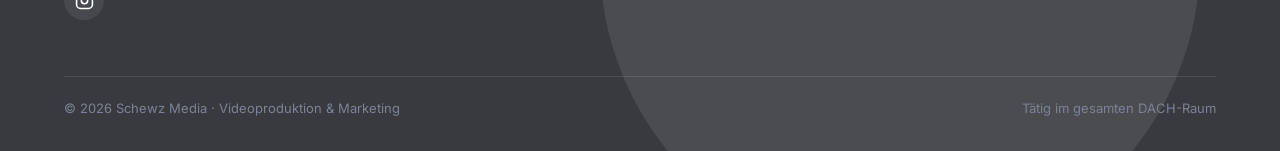
<file: kontakt.html>
<!DOCTYPE html>
<html lang="de">
<head>
<meta charset="UTF-8">
<meta name="viewport" content="width=device-width, initial-scale=1.0">
<title>Kontakt — Schewz Media</title>
<meta name="description" content="Erzählen Sie uns von Ihrem Projekt: wir melden uns zeitnah mit einem individuellen Angebot.">
<link rel="preconnect" href="https://fonts.googleapis.com">
<link rel="preconnect" href="https://fonts.gstatic.com" crossorigin>
<link href="https://fonts.googleapis.com/css2?family=Inter:wght@400;500;600;700;800&family=Abhaya+Libre:wght@400;500;600;700&family=Montserrat:wght@700;800;900&family=Playfair+Display:ital,wght@0,700;0,800;1,700&family=Poppins:wght@700;800&display=swap" rel="stylesheet">
<meta property="og:type" content="website">
<meta property="og:site_name" content="Schewz Media">
<meta property="og:title" content="Kontakt — Schewz Media">
<meta property="og:description" content="Erzählen Sie uns von Ihrem Projekt: wir melden uns zeitnah mit einem individuellen Angebot.">
<meta property="og:url" content="https://schewzmedia.de/kontakt.html">
<meta property="og:image" content="https://schewzmedia.de/assets/img/og-image.jpg">
<meta property="og:locale" content="de_DE">
<meta name="twitter:card" content="summary_large_image">
<meta name="twitter:title" content="Kontakt — Schewz Media">
<meta name="twitter:description" content="Erzählen Sie uns von Ihrem Projekt: wir melden uns zeitnah mit einem individuellen Angebot.">
<meta name="twitter:image" content="https://schewzmedia.de/assets/img/og-image.jpg">
<link rel="icon" href="favicon.ico" sizes="any">
<link rel="icon" type="image/png" sizes="32x32" href="assets/img/favicon-32x32.png">
<link rel="icon" type="image/png" sizes="16x16" href="assets/img/favicon-16x16.png">
<link rel="apple-touch-icon" href="assets/img/apple-touch-icon.png">
<link rel="stylesheet" href="css/style.css">
</head>
<body>

<!-- HEADER -->
<header class="header" id="header">
  <div class="header-inner">
    <a href="index.html" class="logo">
      <img src="assets/img/logo.png" alt="Schewz Media" class="logo-mark">
      <span class="logo-word"><span class="logo-schewz">Schewz</span> <span class="logo-media">Media</span></span>
    </a>
    <a href="kontakt.html" class="btn btn-primary btn-small">
      Angebot anfragen
      <svg width="18" height="18" viewBox="0 0 24 24" fill="none" stroke="currentColor" stroke-width="2" stroke-linecap="round" stroke-linejoin="round"><path d="M5 12h14M13 5l7 7-7 7"/></svg>
    </a>
    <button class="nav-burger" id="navBurger" aria-label="Menü öffnen">
      <span></span><span></span><span></span>
    </button>
  </div>
</header>
<nav class="nav-links">
  <a href="index.html">Start</a>
  <a href="videografie.html">Videografie</a>
  <a href="marketing.html">Marketing</a>
  <a href="portfolio.html">Portfolio</a>
  <a href="ueber-uns.html">Über uns</a>
  <a href="kontakt.html" class="active">Kontakt</a>
</nav>

<!-- HERO -->
<section class="sub-hero no-media">
  <div class="sub-hero-text reveal">
    <span class="kicker" style="margin-bottom:0">KONTAKT</span>
    <h1>Erzählen Sie uns von <span class="underline-wrap">Ihrem Projekt.<svg class="underline-svg" viewBox="0 0 230 14" preserveAspectRatio="none"><path d="M2 10 C 60 2, 170 2, 228 9" /></svg></span></h1>
    <p class="lead">Füllen Sie das Formular aus, wir melden uns zeitnah mit einem individuellen Angebot. Preise nennen wir immer projektbezogen.</p>
  </div>
</section>

<!-- CONTACT BODY -->
<section class="contact-body">
  <div class="contact-grid">
    <form class="contact-form reveal" id="contactForm">
      <div class="form-row">
        <div class="form-group">
          <label for="cf-name">Name</label>
          <input type="text" id="cf-name" name="name" placeholder="Ihr vollständiger Name" required>
        </div>
        <div class="form-group">
          <label for="cf-email">E-Mail</label>
          <input type="email" id="cf-email" name="email" placeholder="name@unternehmen.de" required>
        </div>
      </div>
      <div class="form-row">
        <div class="form-group">
          <label for="cf-company">Unternehmen</label>
          <input type="text" id="cf-company" name="company" placeholder="Firmenname">
        </div>
        <div class="form-group">
          <label>Projektart</label>
          <div class="chip-group">
            <button type="button" class="chip active" data-choice="Video">
              <svg viewBox="0 0 24 24" fill="none" stroke="currentColor" stroke-width="2" stroke-linecap="round" stroke-linejoin="round"><path d="m22 8-6 4 6 4V8Z"/><rect x="2" y="6" width="14" height="12" rx="2"/></svg>
              Video
            </button>
            <button type="button" class="chip" data-choice="Marketing">
              <svg viewBox="0 0 24 24" fill="none" stroke="currentColor" stroke-width="2" stroke-linecap="round" stroke-linejoin="round"><path d="m3 11 18-5v12L3 14v-3z"/><path d="M11.6 16.8a3 3 0 1 1-5.8-1.6"/></svg>
              Marketing
            </button>
          </div>
        </div>
      </div>
      <div class="form-group">
        <label for="cf-budget">Budget-Rahmen</label>
        <select id="cf-budget" name="budget">
          <option value="">Bitte auswählen</option>
          <option>Bis 1.500 €</option>
          <option>1.500 – 5.000 €</option>
          <option>5.000 – 10.000 €</option>
          <option>Über 10.000 €</option>
        </select>
      </div>
      <div class="form-group">
        <label for="cf-message">Nachricht</label>
        <textarea id="cf-message" name="message" placeholder="Worum geht es? Beschreiben Sie kurz Ihr Vorhaben, Ziele und Zeitrahmen."></textarea>
      </div>
      <button type="submit" class="btn btn-primary">
        Angebot anfragen
        <svg width="18" height="18" viewBox="0 0 24 24" fill="none" stroke="currentColor" stroke-width="2" stroke-linecap="round" stroke-linejoin="round"><path d="M5 12h14M13 5l7 7-7 7"/></svg>
      </button>
    </form>

    <aside class="direct-contact reveal" style="transition-delay:.1s">
      <h3>Lieber direkt?</h3>
      <p>Schreiben Sie uns eine E-Mail oder folgen Sie uns. Wir antworten in der Regel innerhalb von 24 Stunden.</p>
      <div class="direct-row">
        <div class="direct-icon"><svg width="20" height="20" viewBox="0 0 24 24" fill="none" stroke="currentColor" stroke-width="2" stroke-linecap="round" stroke-linejoin="round"><rect x="2" y="4" width="20" height="16" rx="2"/><path d="m22 6-10 7L2 6"/></svg></div>
        <div class="direct-meta"><span class="l">E-MAIL</span><span class="v">nikita@schewzmedia.de</span></div>
      </div>
      <div class="direct-row">
        <div class="direct-icon"><svg width="20" height="20" viewBox="0 0 24 24" fill="none" stroke="currentColor" stroke-width="2" stroke-linecap="round" stroke-linejoin="round"><circle cx="12" cy="12" r="10"/><path d="M2 12h20M12 2a15 15 0 0 1 0 20 15 15 0 0 1 0-20z"/></svg></div>
        <div class="direct-meta"><span class="l">WEB</span><span class="v">schewzmedia.de</span></div>
      </div>
      <div class="direct-row">
        <div class="direct-icon"><svg width="20" height="20" viewBox="0 0 24 24" fill="none" stroke="currentColor" stroke-width="2" stroke-linecap="round" stroke-linejoin="round"><path d="M20 10c0 6-8 12-8 12s-8-6-8-12a8 8 0 0 1 16 0Z"/><circle cx="12" cy="10" r="3"/></svg></div>
        <div class="direct-meta"><span class="l">REGION</span><span class="v">DACH-Raum</span></div>
      </div>
      <div class="direct-divider"></div>
      <span class="direct-follow-label">FOLGEN SIE UNS</span>
      <div class="direct-socials">
        <a href="https://www.instagram.com/schewzmedia?igsh=MWZqdXd3bW80emxpZA==&igsi=MWZqdXd3bW80emxpZA==" target="_blank" rel="noopener noreferrer"><svg width="18" height="18" viewBox="0 0 24 24" fill="none" stroke="currentColor" stroke-width="2"><rect x="2" y="2" width="20" height="20" rx="5"/><circle cx="12" cy="12" r="4"/><circle cx="17.5" cy="6.5" r="1"/></svg>Instagram</a>
      </div>
    </aside>
  </div>
</section>

<!-- FOOTER -->
<footer class="footer">
  <div class="footer-watermark" aria-hidden="true"></div>
  <div class="footer-top">
    <div class="footer-brand">
      <div class="footer-logo">
        <img src="assets/img/logo.png" alt="Schewz Media" class="logo-mark">
        <span class="logo-word"><span class="logo-schewz" style="color:#fff">Schewz</span> <span class="logo-media">Media</span></span>
      </div>
      <p class="footer-slogan">Sichtbarkeit, die bleibt.</p>
      <p class="footer-desc">Videoproduktion &amp; Marketing für Marken im gesamten DACH-Raum.</p>
      <div class="socials">
        <a href="https://www.instagram.com/schewzmedia?igsh=MWZqdXd3bW80emxpZA==&igsi=MWZqdXd3bW80emxpZA==" target="_blank" rel="noopener noreferrer" aria-label="Instagram"><svg width="19" height="19" viewBox="0 0 24 24" fill="none" stroke="currentColor" stroke-width="2"><rect x="2" y="2" width="20" height="20" rx="5"/><circle cx="12" cy="12" r="4"/><circle cx="17.5" cy="6.5" r="1"/></svg></a>
      </div>
    </div>
    <div class="footer-col">
      <span class="footer-title">LEISTUNGEN</span>
      <a href="videografie.html">Videografie</a>
      <a href="marketing.html">Marketing</a>
    </div>
    <div class="footer-col">
      <span class="footer-title">STUDIO</span>
      <a href="ueber-uns.html">Über uns</a>
      <a href="portfolio.html">Portfolio</a>
      <a href="kontakt.html">Kontakt</a>
    </div>
    <div class="footer-col">
      <span class="footer-title">RECHTLICHES</span>
      <a href="impressum.html">Impressum</a>
      <a href="datenschutz.html">Datenschutz</a>
    </div>
    <div class="footer-col">
      <span class="footer-title">KONTAKT</span>
      <a href="mailto:nikita@schewzmedia.de">nikita@schewzmedia.de</a>
      <a href="#">schewzmedia.de</a>
    </div>
  </div>
  <div class="footer-bottom">
    <span>© 2026 Schewz Media · Videoproduktion &amp; Marketing</span>
    <span>Tätig im gesamten DACH-Raum</span>
  </div>
</footer>

<script src="js/main.js"></script>
</body>
</html>
</file>
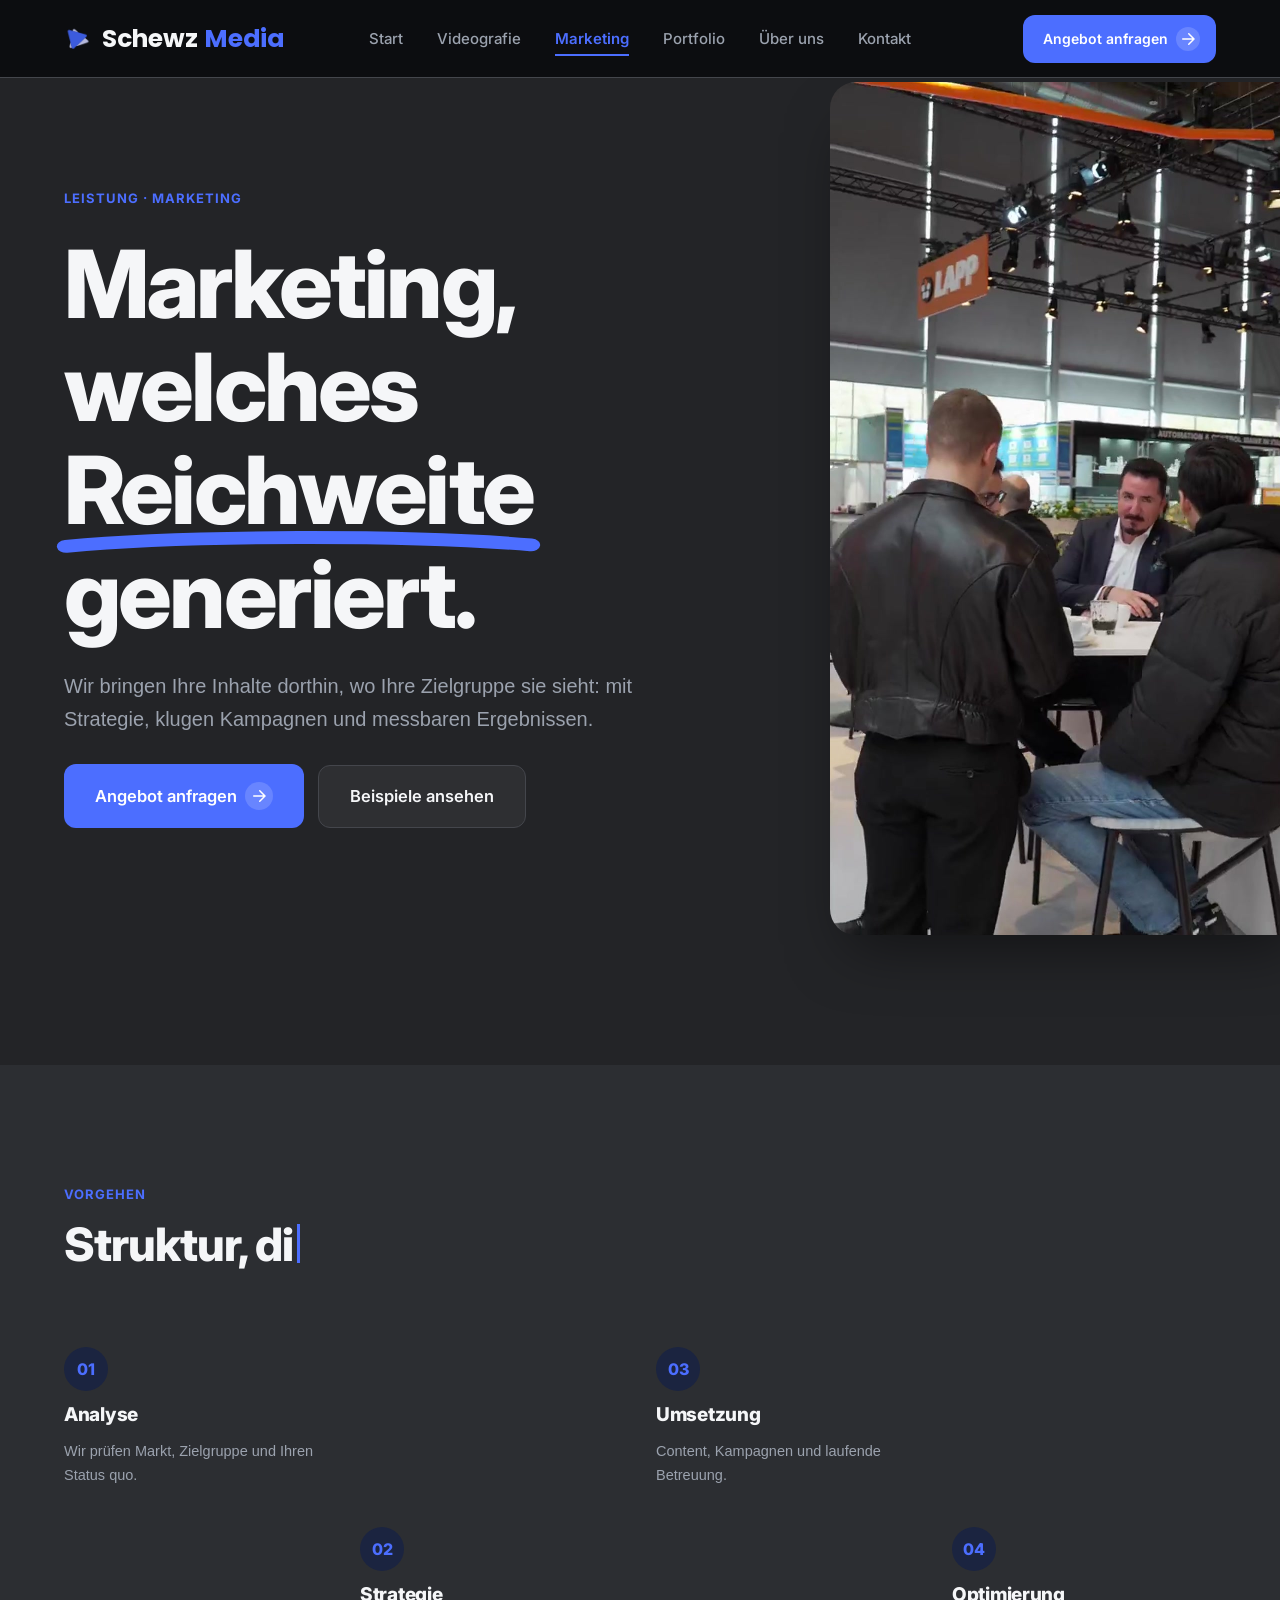
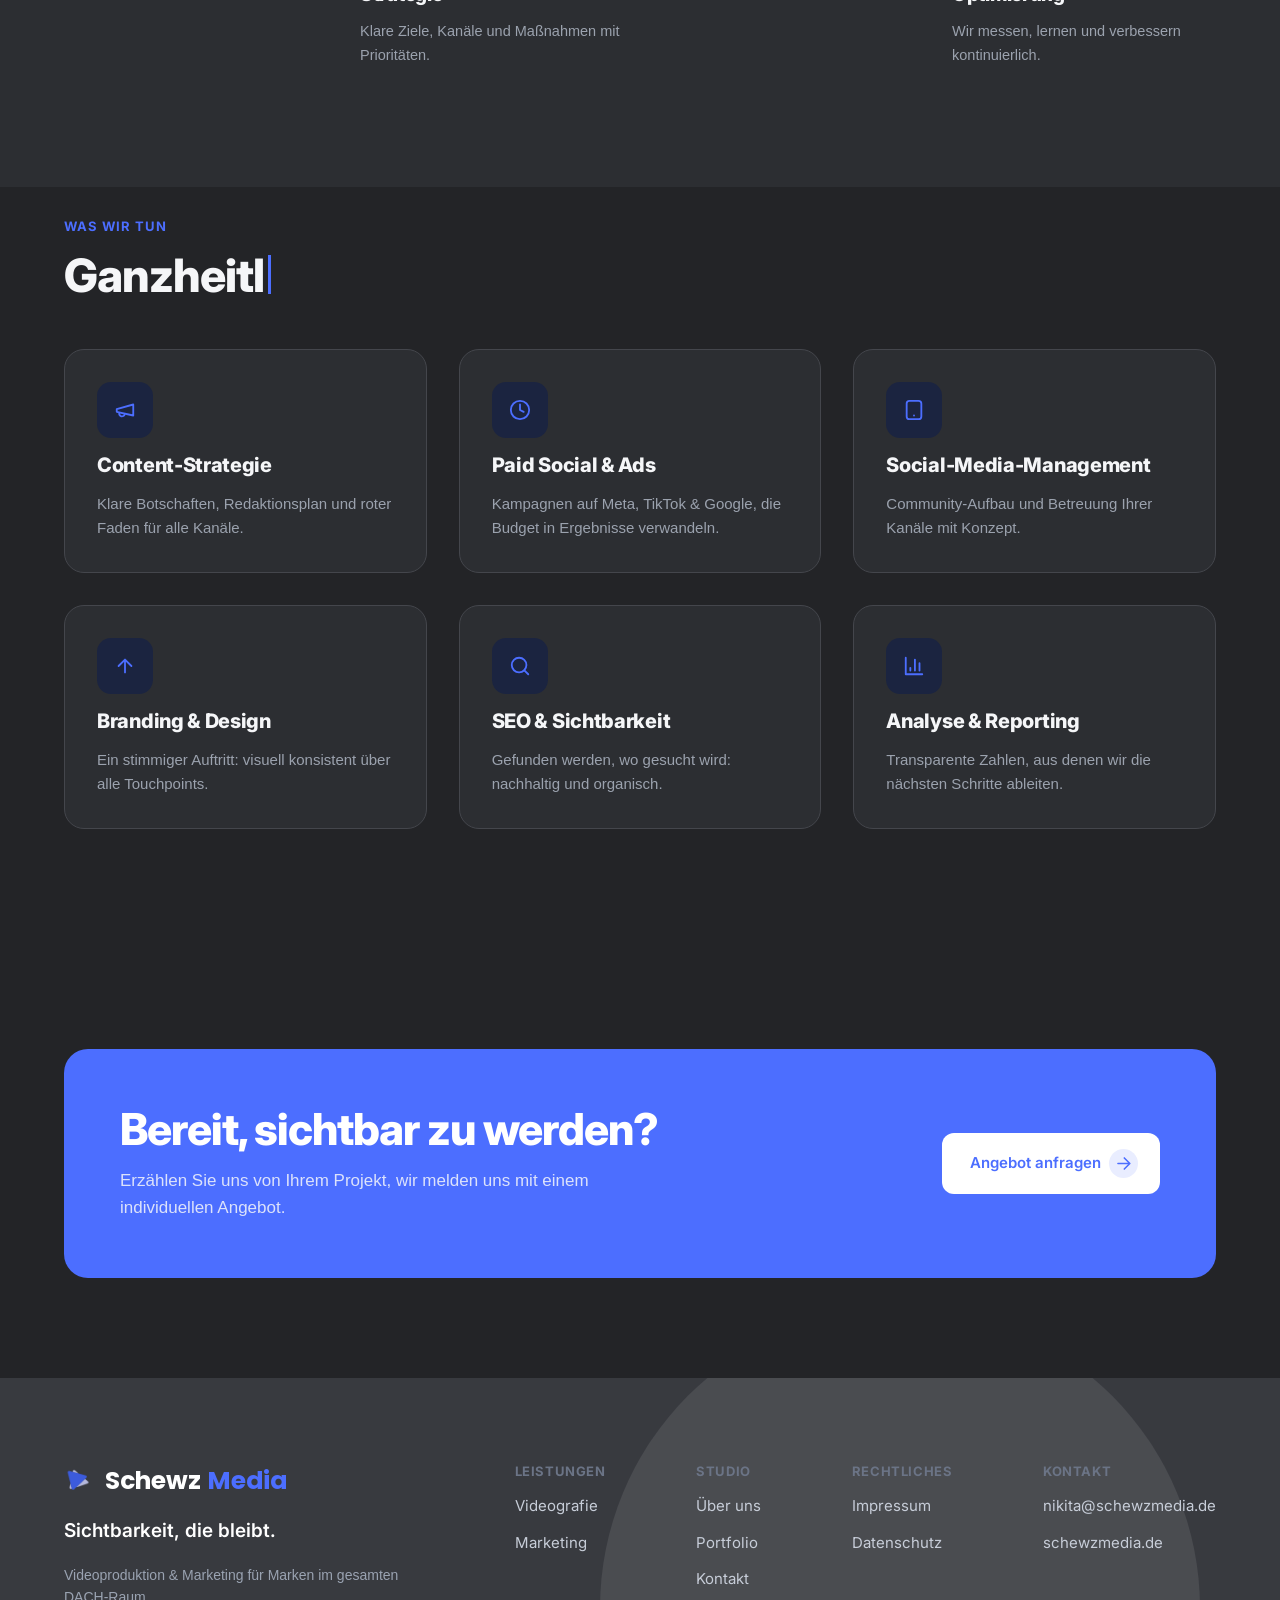
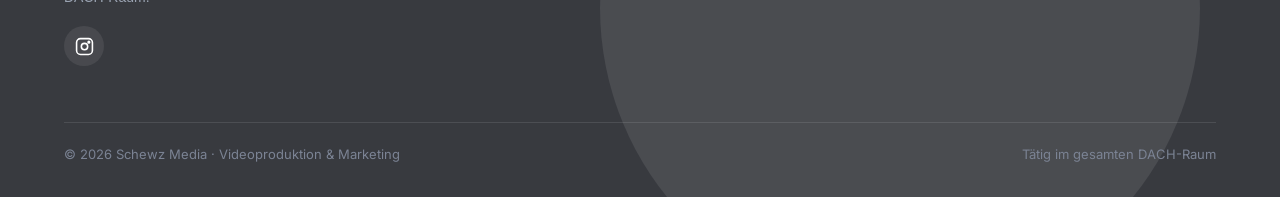
<file: marketing.html>
<!DOCTYPE html>
<html lang="de">
<head>
<meta charset="UTF-8">
<meta name="viewport" content="width=device-width, initial-scale=1.0">
<title>Marketing — Schewz Media</title>
<meta name="description" content="Strategie, Content und Performance: Marketing, das Ihre Zielgruppe erreicht und zum Handeln bewegt.">
<link rel="preconnect" href="https://fonts.googleapis.com">
<link rel="preconnect" href="https://fonts.gstatic.com" crossorigin>
<link href="https://fonts.googleapis.com/css2?family=Inter:wght@400;500;600;700;800&family=Abhaya+Libre:wght@400;500;600;700&family=Montserrat:wght@700;800;900&family=Playfair+Display:ital,wght@0,700;0,800;1,700&family=Poppins:wght@700;800&display=swap" rel="stylesheet">
<meta property="og:type" content="website">
<meta property="og:site_name" content="Schewz Media">
<meta property="og:title" content="Marketing — Schewz Media">
<meta property="og:description" content="Strategie, Content und Performance: Marketing, das Ihre Zielgruppe erreicht und zum Handeln bewegt.">
<meta property="og:url" content="https://schewzmedia.de/marketing.html">
<meta property="og:image" content="https://schewzmedia.de/assets/img/og-image.jpg">
<meta property="og:locale" content="de_DE">
<meta name="twitter:card" content="summary_large_image">
<meta name="twitter:title" content="Marketing — Schewz Media">
<meta name="twitter:description" content="Strategie, Content und Performance: Marketing, das Ihre Zielgruppe erreicht und zum Handeln bewegt.">
<meta name="twitter:image" content="https://schewzmedia.de/assets/img/og-image.jpg">
<link rel="icon" href="favicon.ico" sizes="any">
<link rel="icon" type="image/png" sizes="32x32" href="assets/img/favicon-32x32.png">
<link rel="icon" type="image/png" sizes="16x16" href="assets/img/favicon-16x16.png">
<link rel="apple-touch-icon" href="assets/img/apple-touch-icon.png">
<link rel="stylesheet" href="css/style.css">
</head>
<body>

<!-- HEADER -->
<header class="header" id="header">
  <div class="header-inner">
    <a href="index.html" class="logo">
      <img src="assets/img/logo.png" alt="Schewz Media" class="logo-mark">
      <span class="logo-word"><span class="logo-schewz">Schewz</span> <span class="logo-media">Media</span></span>
    </a>
    <a href="kontakt.html" class="btn btn-primary btn-small">
      Angebot anfragen
      <svg width="18" height="18" viewBox="0 0 24 24" fill="none" stroke="currentColor" stroke-width="2" stroke-linecap="round" stroke-linejoin="round"><path d="M5 12h14M13 5l7 7-7 7"/></svg>
    </a>
    <button class="nav-burger" id="navBurger" aria-label="Menü öffnen">
      <span></span><span></span><span></span>
    </button>
  </div>
</header>
<nav class="nav-links">
  <a href="index.html">Start</a>
  <a href="videografie.html">Videografie</a>
  <a href="marketing.html" class="active">Marketing</a>
  <a href="portfolio.html">Portfolio</a>
  <a href="ueber-uns.html">Über uns</a>
  <a href="kontakt.html">Kontakt</a>
</nav>

<!-- HERO -->
<section class="sub-hero marketing-hero">
  <div class="sub-hero-inner">
    <div class="sub-hero-text reveal">
      <span class="kicker" style="margin-bottom:0">LEISTUNG · MARKETING</span>
      <h1>Marketing, welches <span class="underline-wrap">Reichweite<svg class="underline-svg" viewBox="0 0 230 14" preserveAspectRatio="none"><path d="M2 10 C 60 2, 170 2, 228 9" /></svg></span> generiert.</h1>
      <p class="lead">Wir bringen Ihre Inhalte dorthin, wo Ihre Zielgruppe sie sieht: mit Strategie, klugen Kampagnen und messbaren Ergebnissen.</p>
      <div class="hero-buttons">
        <a href="kontakt.html" class="btn btn-primary">
          Angebot anfragen
          <svg width="18" height="18" viewBox="0 0 24 24" fill="none" stroke="currentColor" stroke-width="2" stroke-linecap="round" stroke-linejoin="round"><path d="M5 12h14M13 5l7 7-7 7"/></svg>
        </a>
        <a href="portfolio.html" class="btn btn-ghost">Beispiele ansehen</a>
      </div>
    </div>
    <div class="sub-hero-media reveal" style="transition-delay:.15s">
      <video autoplay muted loop playsinline poster="assets/video/sub-marketing-poster.jpg">
        <source src="assets/video/sub-marketing.mp4" type="video/mp4">
      </video>
    </div>
  </div>
</section>

<!-- PROZESS -->
<section class="process process-tracking">
  <div class="process-inner">
    <div class="section-head reveal" style="margin-bottom:0">
      <span class="kicker">VORGEHEN</span>
      <h2 class="typing-headline">Struktur, die zu Ergebnissen führt.</h2>
    </div>
    <div class="process-steps">
      <div class="process-path reveal" aria-hidden="true">
        <svg viewBox="0 0 1000 240" preserveAspectRatio="none" class="process-path-svg">
          <path class="process-path-line" d="M17 60 C 105 60, 179 220, 267 220 C 355 220, 429 60, 517 60 C 605 60, 679 220, 767 220"/>
        </svg>
      </div>
      <div class="process-step reveal">
        <div class="process-num">
          <span class="process-num-text">01</span>
          <svg class="process-num-check" viewBox="0 0 24 24" fill="none" stroke="currentColor" stroke-width="3" stroke-linecap="round" stroke-linejoin="round"><polyline points="20 6 9 17 4 12"/></svg>
        </div>
        <div class="process-step-text">
          <h4>Analyse</h4>
          <p>Wir prüfen Markt, Zielgruppe und Ihren Status quo.</p>
        </div>
      </div>
      <div class="process-step process-step-down reveal" style="transition-delay:.05s">
        <div class="process-num">
          <span class="process-num-text">02</span>
          <svg class="process-num-check" viewBox="0 0 24 24" fill="none" stroke="currentColor" stroke-width="3" stroke-linecap="round" stroke-linejoin="round"><polyline points="20 6 9 17 4 12"/></svg>
        </div>
        <div class="process-step-text">
          <h4>Strategie</h4>
          <p>Klare Ziele, Kanäle und Maßnahmen mit Prioritäten.</p>
        </div>
      </div>
      <div class="process-step reveal" style="transition-delay:.1s">
        <div class="process-num">
          <span class="process-num-text">03</span>
          <svg class="process-num-check" viewBox="0 0 24 24" fill="none" stroke="currentColor" stroke-width="3" stroke-linecap="round" stroke-linejoin="round"><polyline points="20 6 9 17 4 12"/></svg>
        </div>
        <div class="process-step-text">
          <h4>Umsetzung</h4>
          <p>Content, Kampagnen und laufende Betreuung.</p>
        </div>
      </div>
      <div class="process-step process-step-down reveal" style="transition-delay:.15s">
        <div class="process-num">
          <span class="process-num-text">04</span>
          <svg class="process-num-check" viewBox="0 0 24 24" fill="none" stroke="currentColor" stroke-width="3" stroke-linecap="round" stroke-linejoin="round"><polyline points="20 6 9 17 4 12"/></svg>
        </div>
        <div class="process-step-text">
          <h4>Optimierung</h4>
          <p>Wir messen, lernen und verbessern kontinuierlich.</p>
        </div>
      </div>
    </div>
  </div>
</section>
<!-- LEISTUNGEN -->
<section class="formats">
  <div class="section-head reveal">
    <span class="kicker">WAS WIR TUN</span>
    <h2 class="typing-headline">Ganzheitliches Marketing aus einer Hand.</h2>
  </div>
  <div class="formats-grid">
    <div class="format-card reveal">
      <div class="icon-box"><svg width="22" height="22" viewBox="0 0 24 24" fill="none" stroke="currentColor" stroke-width="2" stroke-linecap="round" stroke-linejoin="round"><path d="m3 11 18-5v12L3 14v-3z"/><path d="M11.6 16.8a3 3 0 1 1-5.8-1.6"/></svg></div>
      <h3>Content-Strategie</h3>
      <p>Klare Botschaften, Redaktionsplan und roter Faden für alle Kanäle.</p>
    </div>
    <div class="format-card reveal" style="transition-delay:.05s">
      <div class="icon-box"><svg width="22" height="22" viewBox="0 0 24 24" fill="none" stroke="currentColor" stroke-width="2" stroke-linecap="round" stroke-linejoin="round"><circle cx="12" cy="12" r="10"/><path d="M12 6v6l4 2"/></svg></div>
      <h3>Paid Social &amp; Ads</h3>
      <p>Kampagnen auf Meta, TikTok &amp; Google, die Budget in Ergebnisse verwandeln.</p>
    </div>
    <div class="format-card reveal" style="transition-delay:.1s">
      <div class="icon-box"><svg width="22" height="22" viewBox="0 0 24 24" fill="none" stroke="currentColor" stroke-width="2" stroke-linecap="round" stroke-linejoin="round"><rect x="4" y="2" width="16" height="20" rx="3"/><path d="M12 18h.01"/></svg></div>
      <h3>Social-Media-Management</h3>
      <p>Community-Aufbau und Betreuung Ihrer Kanäle mit Konzept.</p>
    </div>
    <div class="format-card reveal">
      <div class="icon-box"><svg width="22" height="22" viewBox="0 0 24 24" fill="none" stroke="currentColor" stroke-width="2" stroke-linecap="round" stroke-linejoin="round"><path d="M12 19V5M5 12l7-7 7 7"/></svg></div>
      <h3>Branding &amp; Design</h3>
      <p>Ein stimmiger Auftritt: visuell konsistent über alle Touchpoints.</p>
    </div>
    <div class="format-card reveal" style="transition-delay:.05s">
      <div class="icon-box"><svg width="22" height="22" viewBox="0 0 24 24" fill="none" stroke="currentColor" stroke-width="2" stroke-linecap="round" stroke-linejoin="round"><circle cx="11" cy="11" r="8"/><path d="m21 21-4.3-4.3"/></svg></div>
      <h3>SEO &amp; Sichtbarkeit</h3>
      <p>Gefunden werden, wo gesucht wird: nachhaltig und organisch.</p>
    </div>
    <div class="format-card reveal" style="transition-delay:.1s">
      <div class="icon-box"><svg width="22" height="22" viewBox="0 0 24 24" fill="none" stroke="currentColor" stroke-width="2" stroke-linecap="round" stroke-linejoin="round"><path d="M3 3v18h18"/><path d="M18 17V9M13 17V5M8 17v-3"/></svg></div>
      <h3>Analyse &amp; Reporting</h3>
      <p>Transparente Zahlen, aus denen wir die nächsten Schritte ableiten.</p>
    </div>
  </div>
</section>

<!-- CTA BAND -->
<section class="cta-band">
  <div class="cta-inner reveal">
    <div class="cta-text">
      <h2>Bereit, sichtbar zu werden?</h2>
      <p>Erzählen Sie uns von Ihrem Projekt, wir melden uns mit einem individuellen Angebot.</p>
    </div>
    <a href="kontakt.html" class="btn btn-white">
      Angebot anfragen
      <svg width="19" height="19" viewBox="0 0 24 24" fill="none" stroke="currentColor" stroke-width="2" stroke-linecap="round" stroke-linejoin="round"><path d="M5 12h14M13 5l7 7-7 7"/></svg>
    </a>
  </div>
</section>

<!-- FOOTER -->
<footer class="footer">
  <div class="footer-watermark" aria-hidden="true"></div>
  <div class="footer-top">
    <div class="footer-brand">
      <div class="footer-logo">
        <img src="assets/img/logo.png" alt="Schewz Media" class="logo-mark">
        <span class="logo-word"><span class="logo-schewz" style="color:#fff">Schewz</span> <span class="logo-media">Media</span></span>
      </div>
      <p class="footer-slogan">Sichtbarkeit, die bleibt.</p>
      <p class="footer-desc">Videoproduktion &amp; Marketing für Marken im gesamten DACH-Raum.</p>
      <div class="socials">
        <a href="https://www.instagram.com/schewzmedia?igsh=MWZqdXd3bW80emxpZA==&igsi=MWZqdXd3bW80emxpZA==" target="_blank" rel="noopener noreferrer" aria-label="Instagram"><svg width="19" height="19" viewBox="0 0 24 24" fill="none" stroke="currentColor" stroke-width="2"><rect x="2" y="2" width="20" height="20" rx="5"/><circle cx="12" cy="12" r="4"/><circle cx="17.5" cy="6.5" r="1"/></svg></a>
      </div>
    </div>
    <div class="footer-col">
      <span class="footer-title">LEISTUNGEN</span>
      <a href="videografie.html">Videografie</a>
      <a href="marketing.html">Marketing</a>
    </div>
    <div class="footer-col">
      <span class="footer-title">STUDIO</span>
      <a href="ueber-uns.html">Über uns</a>
      <a href="portfolio.html">Portfolio</a>
      <a href="kontakt.html">Kontakt</a>
    </div>
    <div class="footer-col">
      <span class="footer-title">RECHTLICHES</span>
      <a href="impressum.html">Impressum</a>
      <a href="datenschutz.html">Datenschutz</a>
    </div>
    <div class="footer-col">
      <span class="footer-title">KONTAKT</span>
      <a href="mailto:nikita@schewzmedia.de">nikita@schewzmedia.de</a>
      <a href="#">schewzmedia.de</a>
    </div>
  </div>
  <div class="footer-bottom">
    <span>© 2026 Schewz Media · Videoproduktion &amp; Marketing</span>
    <span>Tätig im gesamten DACH-Raum</span>
  </div>
</footer>

<script src="js/main.js"></script>
</body>
</html>
</file>
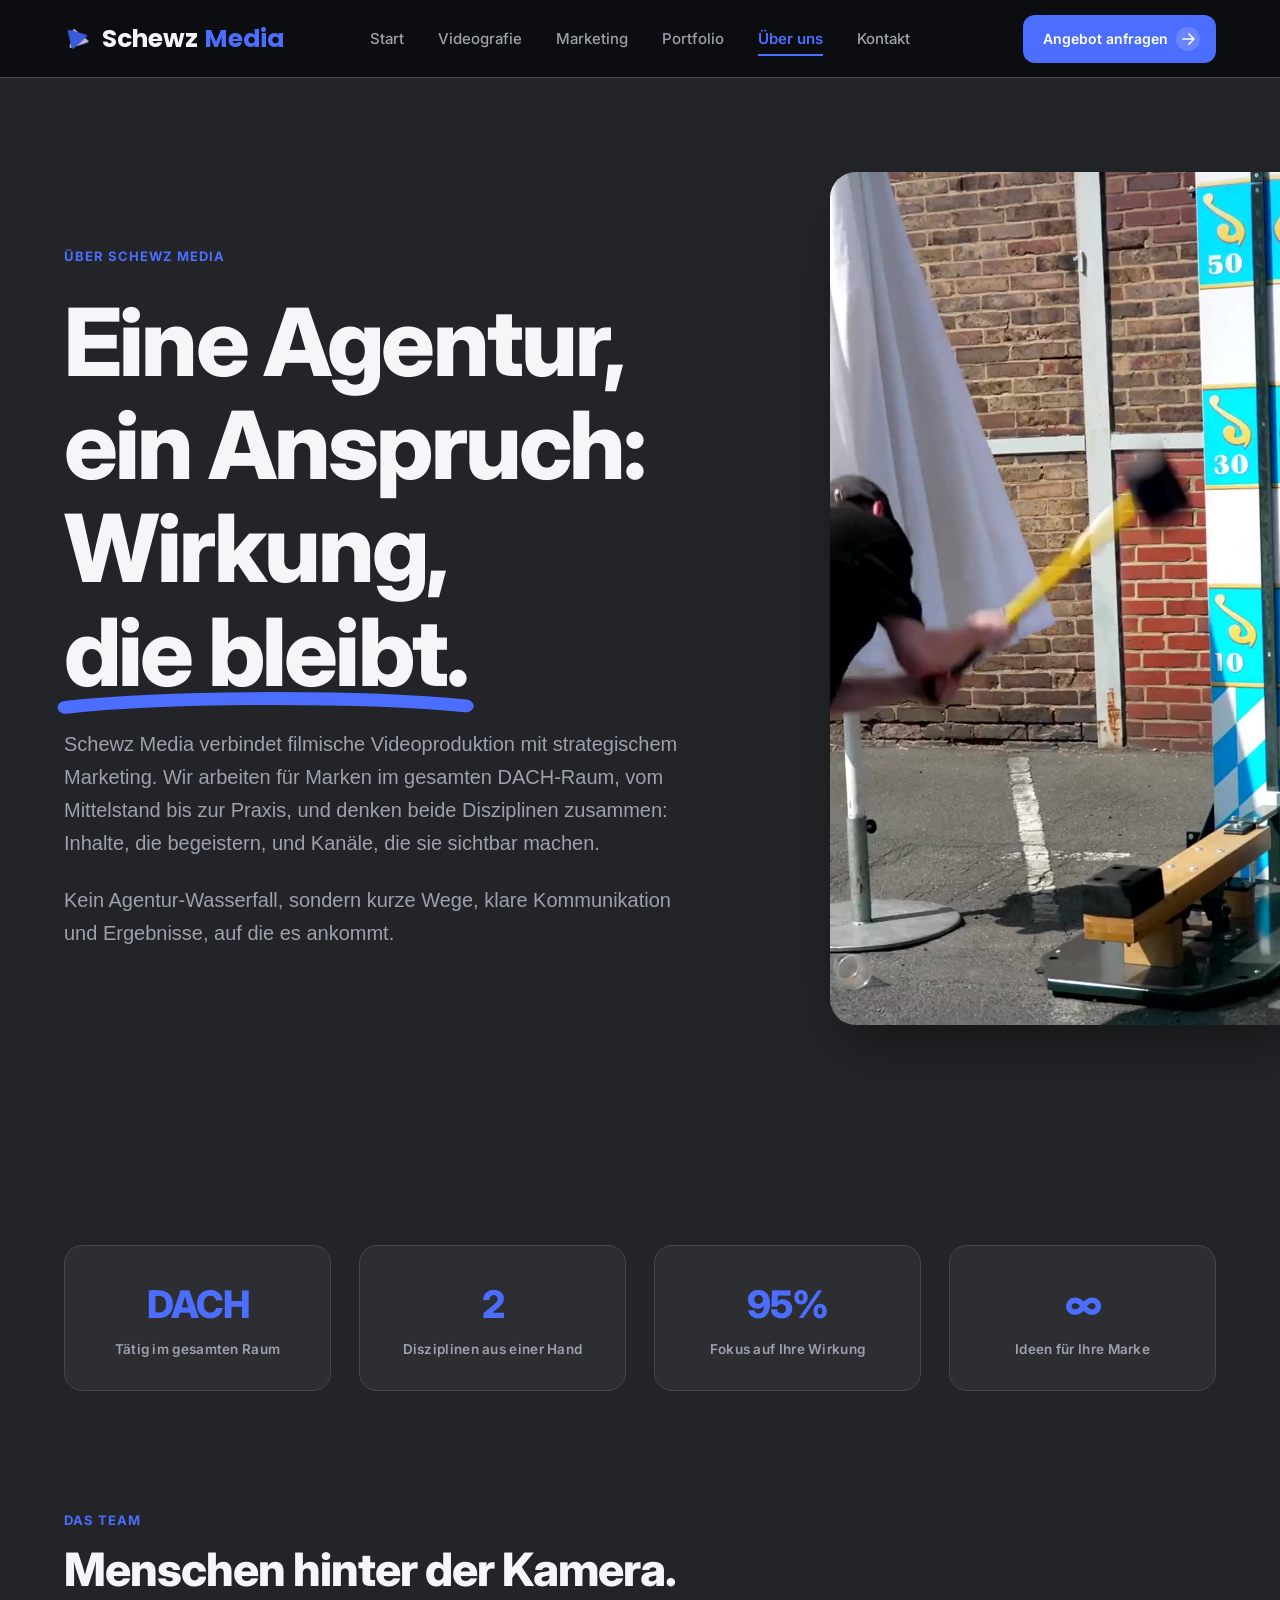
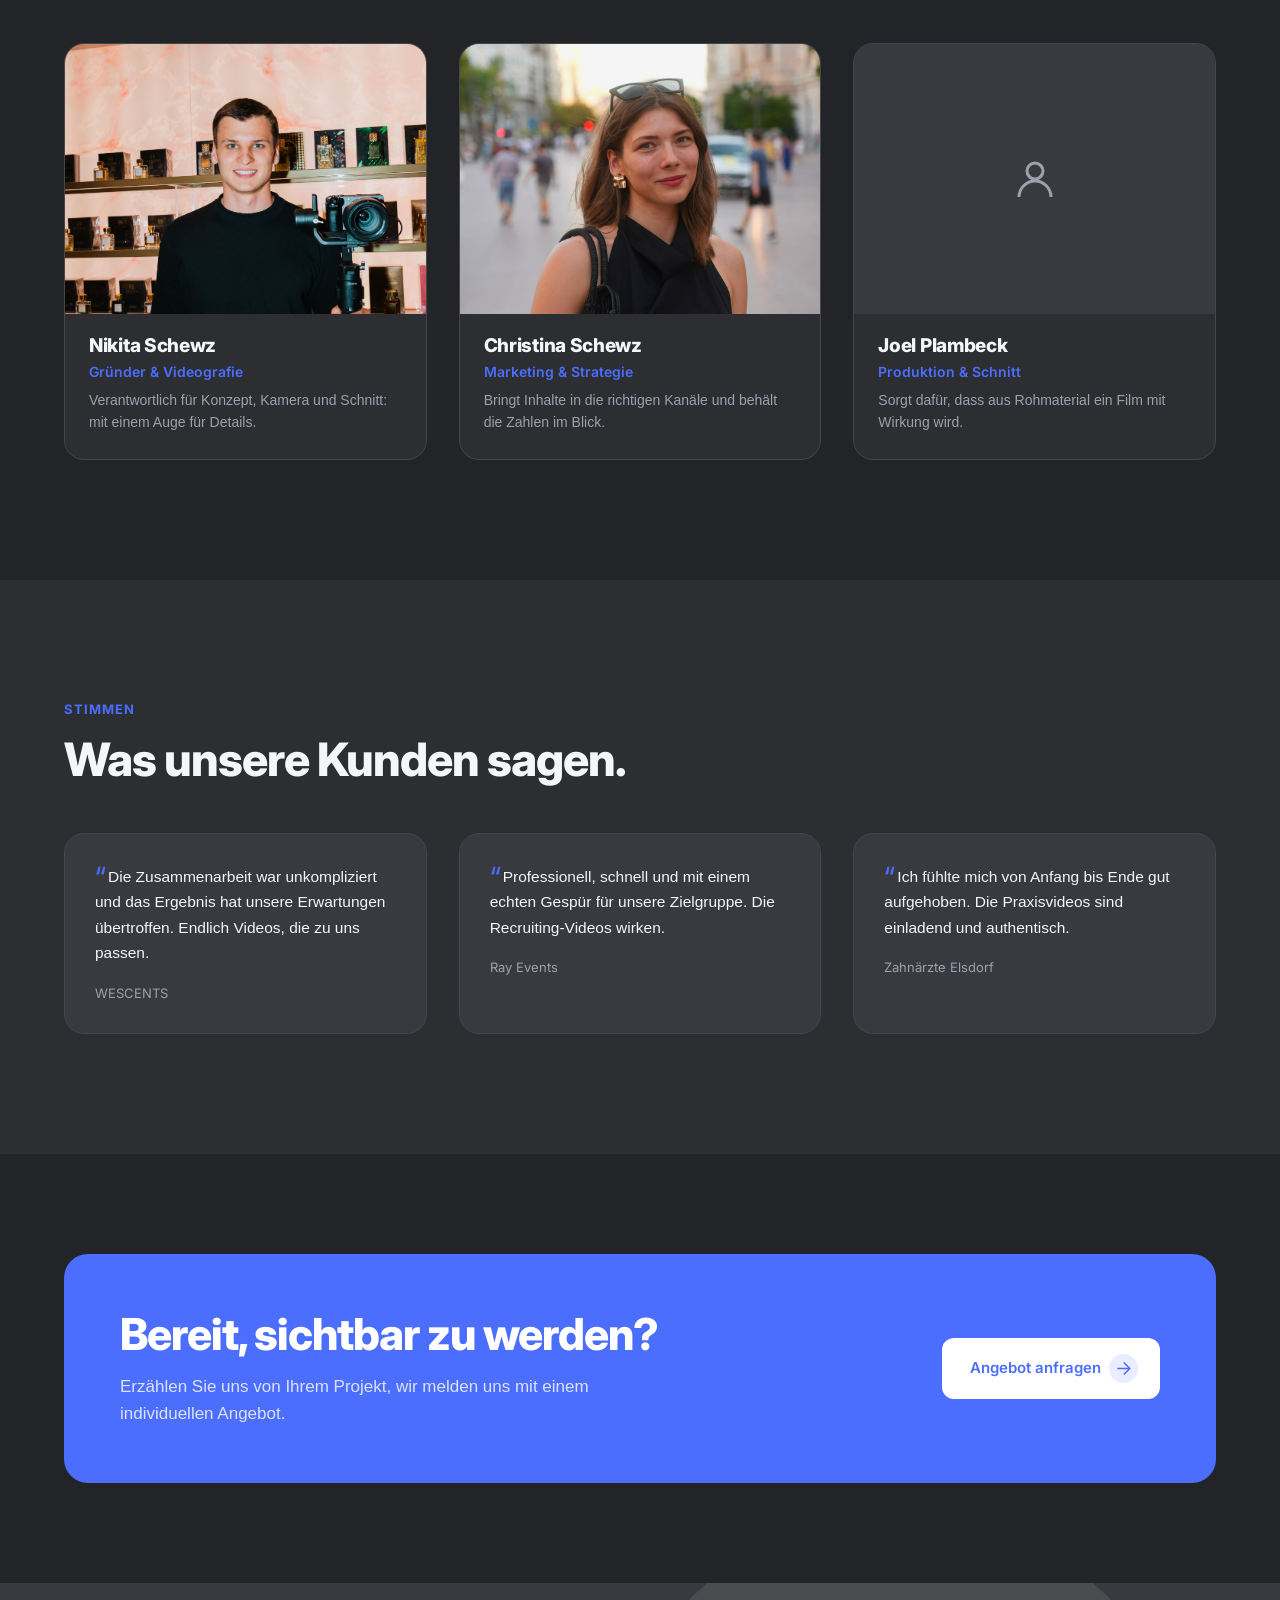
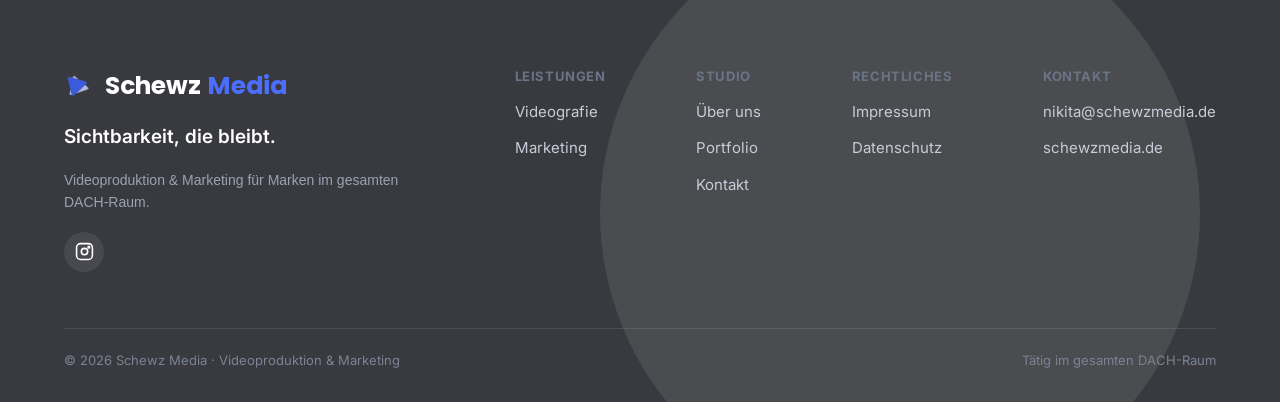
<file: ueber-uns.html>
<!DOCTYPE html>
<html lang="de">
<head>
<meta charset="UTF-8">
<meta name="viewport" content="width=device-width, initial-scale=1.0">
<title>Über uns — Schewz Media</title>
<meta name="description" content="Schewz Media: Videoproduktion & Marketing für Marken im gesamten DACH-Raum.">
<link rel="preconnect" href="https://fonts.googleapis.com">
<link rel="preconnect" href="https://fonts.gstatic.com" crossorigin>
<link href="https://fonts.googleapis.com/css2?family=Inter:wght@400;500;600;700;800&family=Abhaya+Libre:wght@400;500;600;700&family=Montserrat:wght@700;800;900&family=Playfair+Display:ital,wght@0,700;0,800;1,700&family=Poppins:wght@700;800&display=swap" rel="stylesheet">
<meta property="og:type" content="website">
<meta property="og:site_name" content="Schewz Media">
<meta property="og:title" content="Über uns — Schewz Media">
<meta property="og:description" content="Schewz Media: Videoproduktion & Marketing für Marken im gesamten DACH-Raum.">
<meta property="og:url" content="https://schewzmedia.de/ueber-uns.html">
<meta property="og:image" content="https://schewzmedia.de/assets/img/og-image.jpg">
<meta property="og:locale" content="de_DE">
<meta name="twitter:card" content="summary_large_image">
<meta name="twitter:title" content="Über uns — Schewz Media">
<meta name="twitter:description" content="Schewz Media: Videoproduktion & Marketing für Marken im gesamten DACH-Raum.">
<meta name="twitter:image" content="https://schewzmedia.de/assets/img/og-image.jpg">
<link rel="icon" href="favicon.ico" sizes="any">
<link rel="icon" type="image/png" sizes="32x32" href="assets/img/favicon-32x32.png">
<link rel="icon" type="image/png" sizes="16x16" href="assets/img/favicon-16x16.png">
<link rel="apple-touch-icon" href="assets/img/apple-touch-icon.png">
<link rel="stylesheet" href="css/style.css">
</head>
<body>

<!-- HEADER -->
<header class="header" id="header">
  <div class="header-inner">
    <a href="index.html" class="logo">
      <img src="assets/img/logo.png" alt="Schewz Media" class="logo-mark">
      <span class="logo-word"><span class="logo-schewz">Schewz</span> <span class="logo-media">Media</span></span>
    </a>
    <a href="kontakt.html" class="btn btn-primary btn-small">
      Angebot anfragen
      <svg width="18" height="18" viewBox="0 0 24 24" fill="none" stroke="currentColor" stroke-width="2" stroke-linecap="round" stroke-linejoin="round"><path d="M5 12h14M13 5l7 7-7 7"/></svg>
    </a>
    <button class="nav-burger" id="navBurger" aria-label="Menü öffnen">
      <span></span><span></span><span></span>
    </button>
  </div>
</header>
<nav class="nav-links">
  <a href="index.html">Start</a>
  <a href="videografie.html">Videografie</a>
  <a href="marketing.html">Marketing</a>
  <a href="portfolio.html">Portfolio</a>
  <a href="ueber-uns.html" class="active">Über uns</a>
  <a href="kontakt.html">Kontakt</a>
</nav>

<!-- HERO -->
<section class="sub-hero">
  <div class="sub-hero-inner">
    <div class="sub-hero-text reveal">
      <span class="kicker" style="margin-bottom:0">ÜBER SCHEWZ MEDIA</span>
      <h1>Eine Agentur, ein Anspruch: Wirkung, <span class="underline-wrap">die bleibt.<svg class="underline-svg" viewBox="0 0 230 14" preserveAspectRatio="none"><path d="M2 10 C 60 2, 170 2, 228 9" /></svg></span></h1>
      <p class="lead">Schewz Media verbindet filmische Videoproduktion mit strategischem Marketing. Wir arbeiten für Marken im gesamten DACH-Raum, vom Mittelstand bis zur Praxis, und denken beide Disziplinen zusammen: Inhalte, die begeistern, und Kanäle, die sie sichtbar machen.</p>
      <p class="lead">Kein Agentur-Wasserfall, sondern kurze Wege, klare Kommunikation und Ergebnisse, auf die es ankommt.</p>
    </div>
    <div class="sub-hero-media reveal" style="transition-delay:.15s">
      <video autoplay muted loop playsinline poster="assets/video/sub-ueberuns-poster.jpg">
        <source src="assets/video/sub-ueberuns.mp4" type="video/mp4">
      </video>
    </div>
  </div>
</section>

<!-- STATS -->
<section class="stats">
  <div class="stats-row">
    <div class="stat-card reveal">
      <div class="stat-num">DACH</div>
      <div class="stat-label">Tätig im gesamten Raum</div>
    </div>
    <div class="stat-card reveal" style="transition-delay:.05s">
      <div class="stat-num" data-count-to="2">0</div>
      <div class="stat-label">Disziplinen aus einer Hand</div>
    </div>
    <div class="stat-card reveal" style="transition-delay:.1s">
      <div class="stat-num" data-count-to="100" data-suffix="%">0%</div>
      <div class="stat-label">Fokus auf Ihre Wirkung</div>
    </div>
    <div class="stat-card reveal" style="transition-delay:.15s">
      <div class="stat-num">∞</div>
      <div class="stat-label">Ideen für Ihre Marke</div>
    </div>
  </div>
</section>

<!-- TEAM -->
<section class="team">
  <div class="section-head reveal">
    <span class="kicker">DAS TEAM</span>
    <h2 class="nowrap-lg">Menschen hinter der Kamera.</h2>
  </div>
  <div class="team-grid">
    <div class="team-card reveal">
      <img src="assets/img/nikita-schewz.jpg" alt="Nikita Schewz" class="team-photo">
      <div class="team-info">
        <h4>Nikita Schewz</h4>
        <span>Gründer &amp; Videografie</span>
        <p style="color:var(--ink-soft);font-size:14px;line-height:1.55;margin-top:8px">Verantwortlich für Konzept, Kamera und Schnitt: mit einem Auge für Details.</p>
      </div>
    </div>
    <div class="team-card reveal" style="transition-delay:.05s">
      <img src="assets/img/christina-schewz.jpg" alt="Christina Schewz" class="team-photo">
      <div class="team-info">
        <h4>Christina Schewz</h4>
        <span>Marketing &amp; Strategie</span>
        <p style="color:var(--ink-soft);font-size:14px;line-height:1.55;margin-top:8px">Bringt Inhalte in die richtigen Kanäle und behält die Zahlen im Blick.</p>
      </div>
    </div>
    <div class="team-card reveal" style="transition-delay:.1s">
      <div class="team-photo placeholder">
        <svg width="48" height="48" viewBox="0 0 24 24" fill="none" stroke="currentColor" stroke-width="1.5"><circle cx="12" cy="8" r="4"/><path d="M4 21c0-4.4 3.6-8 8-8s8 3.6 8 8"/></svg>
      </div>
      <div class="team-info">
        <h4>Joel Plambeck</h4>
        <span>Produktion &amp; Schnitt</span>
        <p style="color:var(--ink-soft);font-size:14px;line-height:1.55;margin-top:8px">Sorgt dafür, dass aus Rohmaterial ein Film mit Wirkung wird.</p>
      </div>
    </div>
  </div>
</section>

<!-- TESTIMONIALS -->
<section class="testimonials">
  <div class="testimonials-inner">
    <div class="section-head reveal" style="margin-bottom:0">
      <span class="kicker">STIMMEN</span>
      <h2>Was unsere Kunden sagen.</h2>
    </div>
    <div class="testimonials-grid">
      <div class="testimonial-card reveal">
        <p class="testimonial-quote">Die Zusammenarbeit war unkompliziert und das Ergebnis hat unsere Erwartungen übertroffen. Endlich Videos, die zu uns passen.</p>
        <div class="testimonial-who">
          <span class="testimonial-role">WESCENTS</span>
        </div>
      </div>
      <div class="testimonial-card reveal" style="transition-delay:.05s">
        <p class="testimonial-quote">Professionell, schnell und mit einem echten Gespür für unsere Zielgruppe. Die Recruiting-Videos wirken.</p>
        <div class="testimonial-who">
          <span class="testimonial-role">Ray Events</span>
        </div>
      </div>
      <div class="testimonial-card reveal" style="transition-delay:.1s">
        <p class="testimonial-quote">Ich fühlte mich von Anfang bis Ende gut aufgehoben. Die Praxisvideos sind einladend und authentisch.</p>
        <div class="testimonial-who">
          <span class="testimonial-role">Zahnärzte Elsdorf</span>
        </div>
      </div>
    </div>
  </div>
</section>

<!-- CTA BAND -->
<section class="cta-band">
  <div class="cta-inner reveal">
    <div class="cta-text">
      <h2>Bereit, sichtbar zu werden?</h2>
      <p>Erzählen Sie uns von Ihrem Projekt, wir melden uns mit einem individuellen Angebot.</p>
    </div>
    <a href="kontakt.html" class="btn btn-white">
      Angebot anfragen
      <svg width="19" height="19" viewBox="0 0 24 24" fill="none" stroke="currentColor" stroke-width="2" stroke-linecap="round" stroke-linejoin="round"><path d="M5 12h14M13 5l7 7-7 7"/></svg>
    </a>
  </div>
</section>

<!-- FOOTER -->
<footer class="footer">
  <div class="footer-watermark" aria-hidden="true"></div>
  <div class="footer-top">
    <div class="footer-brand">
      <div class="footer-logo">
        <img src="assets/img/logo.png" alt="Schewz Media" class="logo-mark">
        <span class="logo-word"><span class="logo-schewz" style="color:#fff">Schewz</span> <span class="logo-media">Media</span></span>
      </div>
      <p class="footer-slogan">Sichtbarkeit, die bleibt.</p>
      <p class="footer-desc">Videoproduktion &amp; Marketing für Marken im gesamten DACH-Raum.</p>
      <div class="socials">
        <a href="https://www.instagram.com/schewzmedia?igsh=MWZqdXd3bW80emxpZA==&igsi=MWZqdXd3bW80emxpZA==" target="_blank" rel="noopener noreferrer" aria-label="Instagram"><svg width="19" height="19" viewBox="0 0 24 24" fill="none" stroke="currentColor" stroke-width="2"><rect x="2" y="2" width="20" height="20" rx="5"/><circle cx="12" cy="12" r="4"/><circle cx="17.5" cy="6.5" r="1"/></svg></a>
      </div>
    </div>
    <div class="footer-col">
      <span class="footer-title">LEISTUNGEN</span>
      <a href="videografie.html">Videografie</a>
      <a href="marketing.html">Marketing</a>
    </div>
    <div class="footer-col">
      <span class="footer-title">STUDIO</span>
      <a href="ueber-uns.html">Über uns</a>
      <a href="portfolio.html">Portfolio</a>
      <a href="kontakt.html">Kontakt</a>
    </div>
    <div class="footer-col">
      <span class="footer-title">RECHTLICHES</span>
      <a href="impressum.html">Impressum</a>
      <a href="datenschutz.html">Datenschutz</a>
    </div>
    <div class="footer-col">
      <span class="footer-title">KONTAKT</span>
      <a href="mailto:nikita@schewzmedia.de">nikita@schewzmedia.de</a>
      <a href="#">schewzmedia.de</a>
    </div>
  </div>
  <div class="footer-bottom">
    <span>© 2026 Schewz Media · Videoproduktion &amp; Marketing</span>
    <span>Tätig im gesamten DACH-Raum</span>
  </div>
</footer>

<script src="js/main.js"></script>
</body>
</html>
</file>
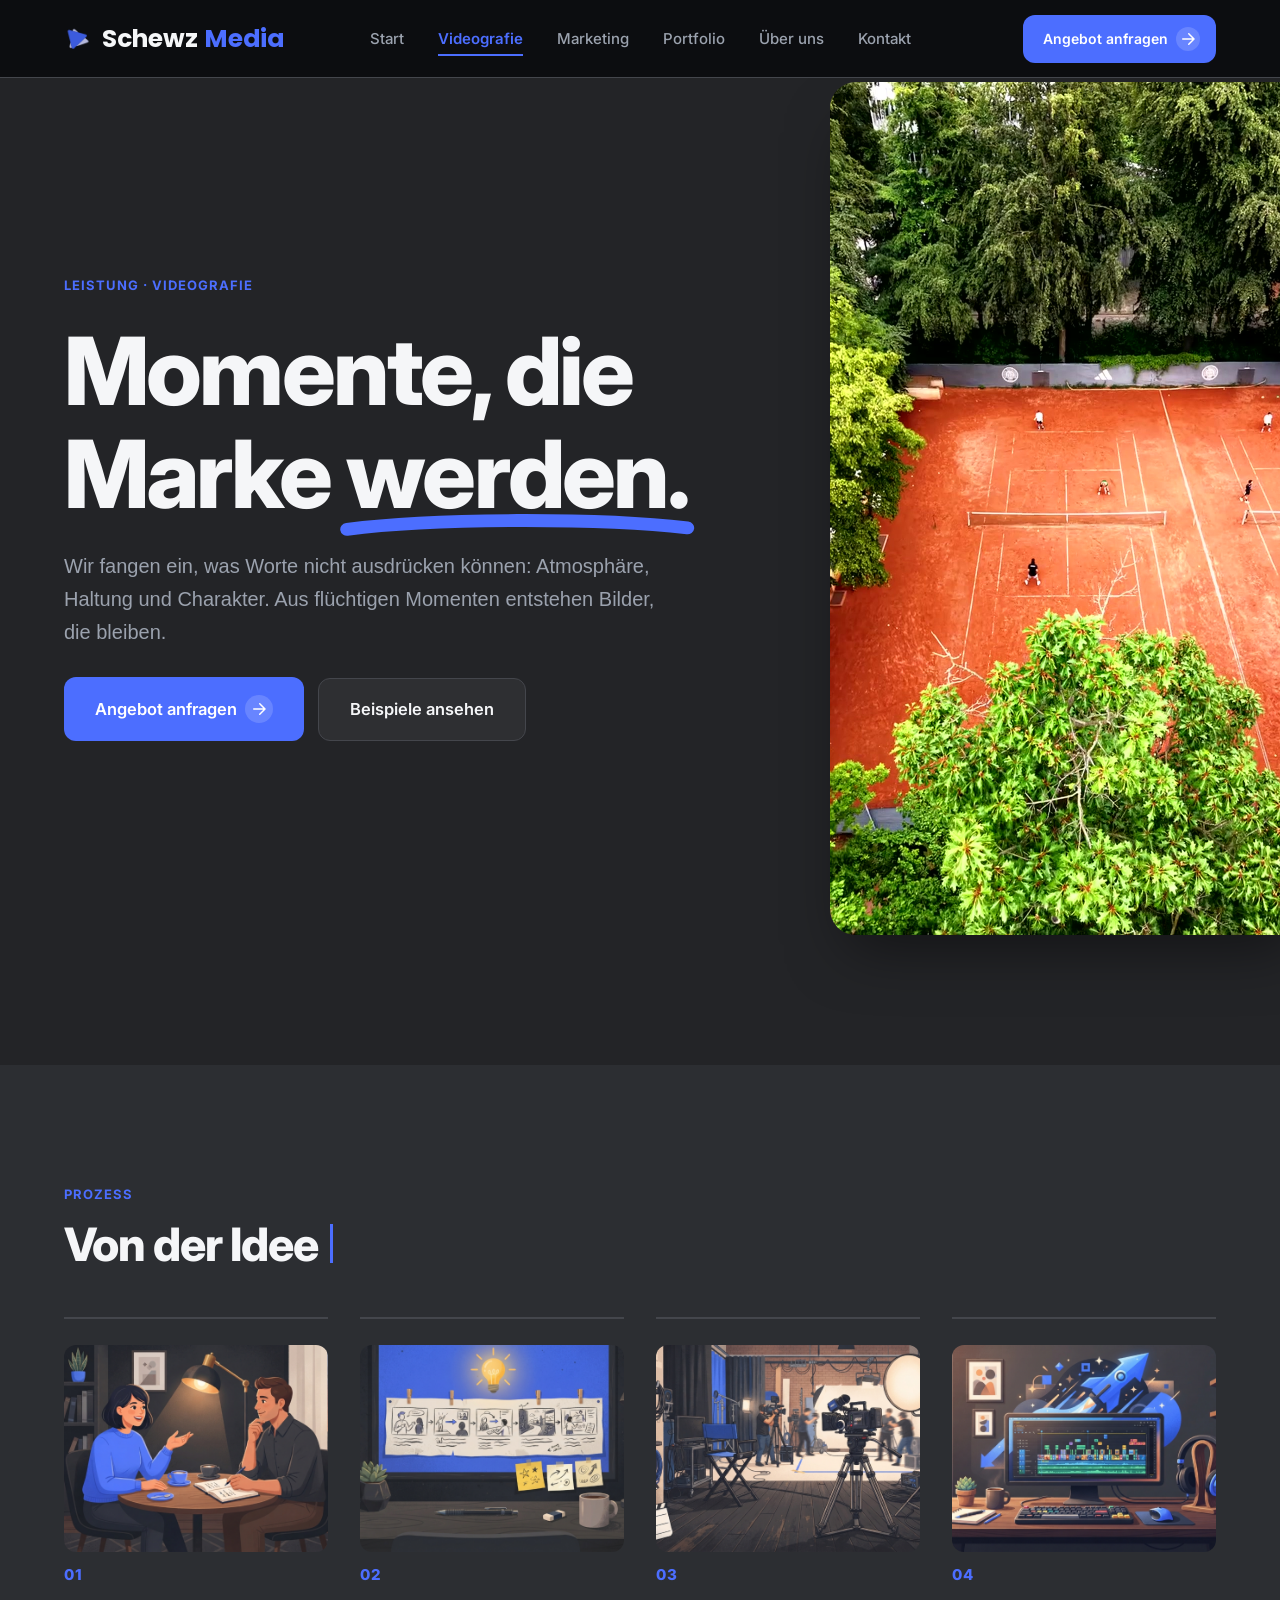
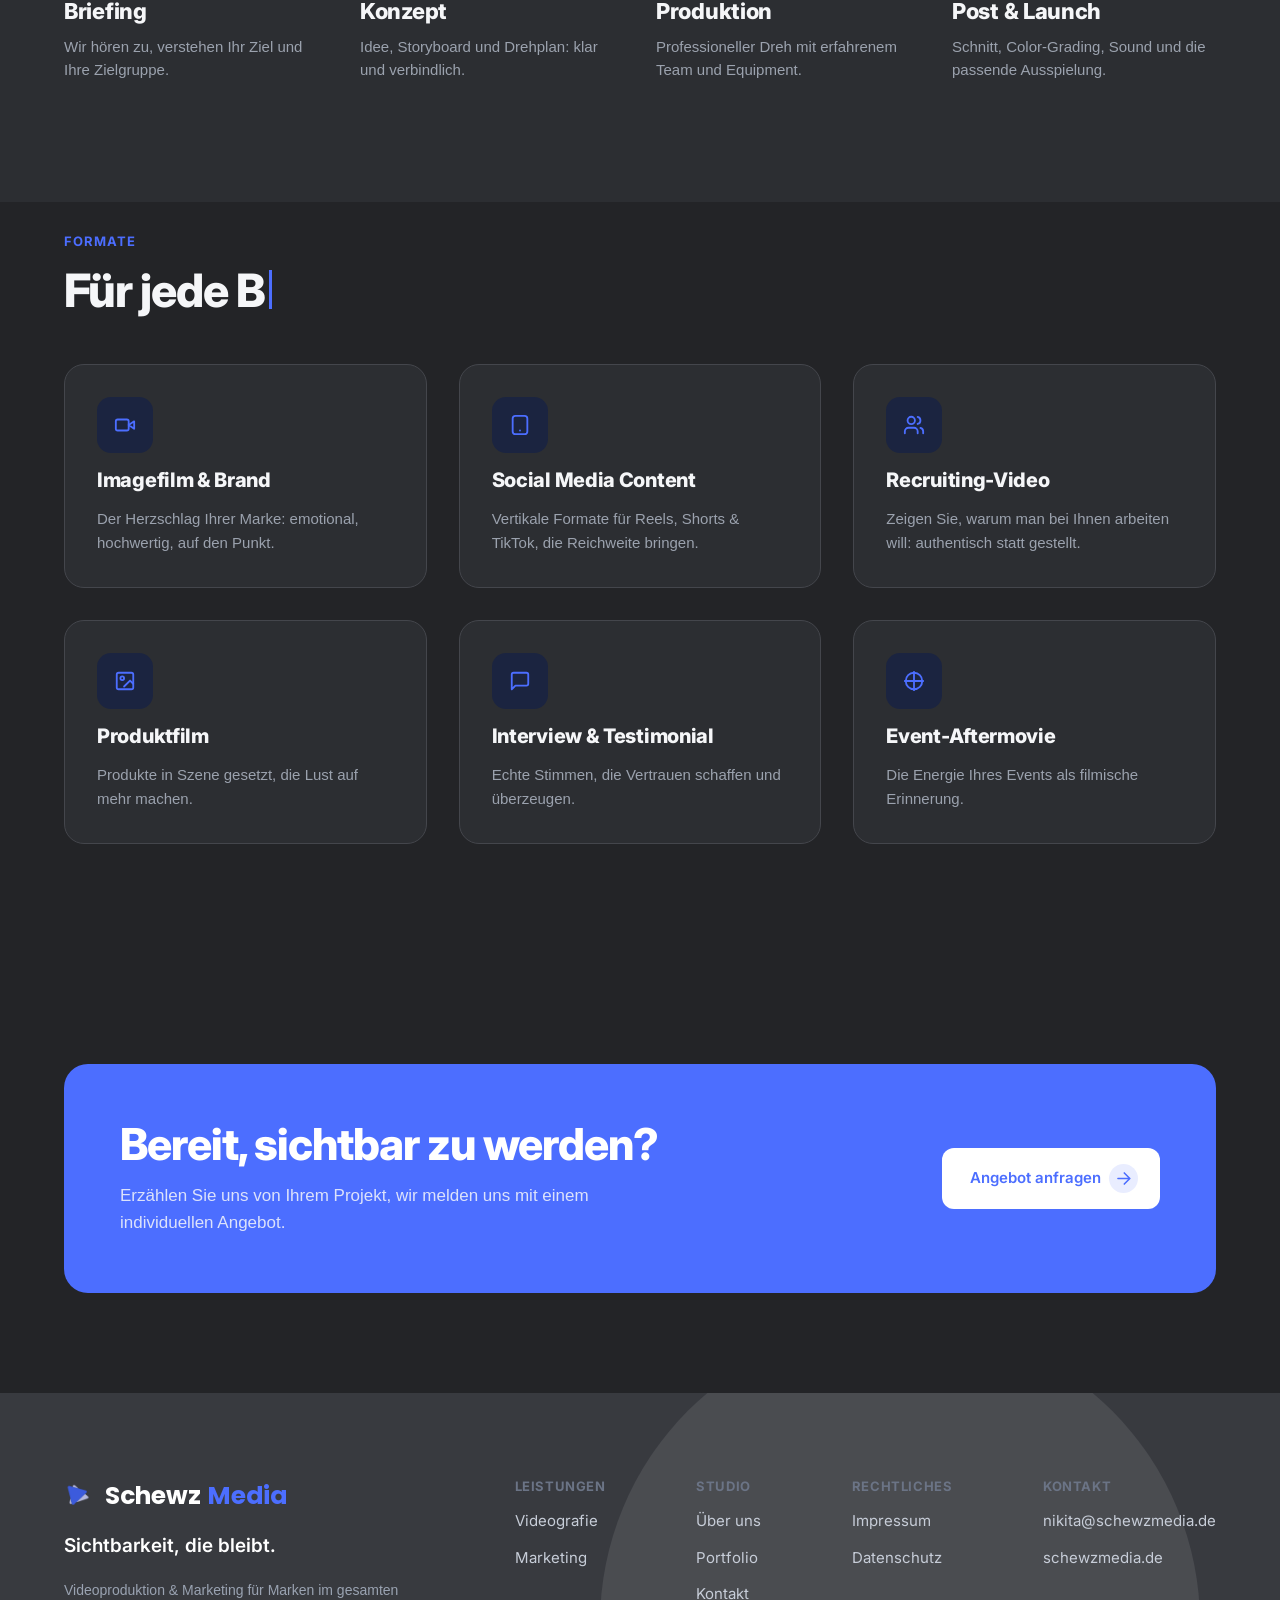
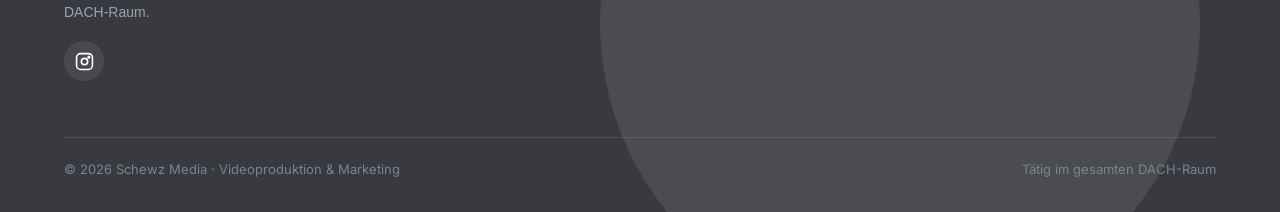
<file: videografie.html>
<!DOCTYPE html>
<html lang="de">
<head>
<meta charset="UTF-8">
<meta name="viewport" content="width=device-width, initial-scale=1.0">
<title>Videografie — Schewz Media</title>
<meta name="description" content="Konzeption, Dreh und Schnitt: Imagefilm, Social Content, Recruiting-Video und mehr aus einer Hand.">
<link rel="preconnect" href="https://fonts.googleapis.com">
<link rel="preconnect" href="https://fonts.gstatic.com" crossorigin>
<link href="https://fonts.googleapis.com/css2?family=Inter:wght@400;500;600;700;800&family=Abhaya+Libre:wght@400;500;600;700&family=Montserrat:wght@700;800;900&family=Playfair+Display:ital,wght@0,700;0,800;1,700&family=Poppins:wght@700;800&display=swap" rel="stylesheet">
<meta property="og:type" content="website">
<meta property="og:site_name" content="Schewz Media">
<meta property="og:title" content="Videografie — Schewz Media">
<meta property="og:description" content="Konzeption, Dreh und Schnitt: Imagefilm, Social Content, Recruiting-Video und mehr aus einer Hand.">
<meta property="og:url" content="https://schewzmedia.de/videografie.html">
<meta property="og:image" content="https://schewzmedia.de/assets/img/og-image.jpg">
<meta property="og:locale" content="de_DE">
<meta name="twitter:card" content="summary_large_image">
<meta name="twitter:title" content="Videografie — Schewz Media">
<meta name="twitter:description" content="Konzeption, Dreh und Schnitt: Imagefilm, Social Content, Recruiting-Video und mehr aus einer Hand.">
<meta name="twitter:image" content="https://schewzmedia.de/assets/img/og-image.jpg">
<link rel="icon" href="favicon.ico" sizes="any">
<link rel="icon" type="image/png" sizes="32x32" href="assets/img/favicon-32x32.png">
<link rel="icon" type="image/png" sizes="16x16" href="assets/img/favicon-16x16.png">
<link rel="apple-touch-icon" href="assets/img/apple-touch-icon.png">
<link rel="stylesheet" href="css/style.css">
</head>
<body>

<!-- HEADER -->
<header class="header" id="header">
  <div class="header-inner">
    <a href="index.html" class="logo">
      <img src="assets/img/logo.png" alt="Schewz Media" class="logo-mark">
      <span class="logo-word"><span class="logo-schewz">Schewz</span> <span class="logo-media">Media</span></span>
    </a>
    <a href="kontakt.html" class="btn btn-primary btn-small">
      Angebot anfragen
      <svg width="18" height="18" viewBox="0 0 24 24" fill="none" stroke="currentColor" stroke-width="2" stroke-linecap="round" stroke-linejoin="round"><path d="M5 12h14M13 5l7 7-7 7"/></svg>
    </a>
    <button class="nav-burger" id="navBurger" aria-label="Menü öffnen">
      <span></span><span></span><span></span>
    </button>
  </div>
</header>
<nav class="nav-links">
  <a href="index.html">Start</a>
  <a href="videografie.html" class="active">Videografie</a>
  <a href="marketing.html">Marketing</a>
  <a href="portfolio.html">Portfolio</a>
  <a href="ueber-uns.html">Über uns</a>
  <a href="kontakt.html">Kontakt</a>
</nav>

<!-- HERO -->
<section class="sub-hero videografie-hero">
  <div class="sub-hero-inner">
    <div class="sub-hero-text reveal">
      <span class="kicker" style="margin-bottom:0">LEISTUNG · VIDEOGRAFIE</span>
      <h1>Momente, die Marke <span class="underline-wrap">werden.<svg class="underline-svg" viewBox="0 0 230 14" preserveAspectRatio="none"><path d="M2 10 C 60 2, 170 2, 228 9" /></svg></span></h1>
      <p class="lead">Wir fangen ein, was Worte nicht ausdrücken können: Atmosphäre, Haltung und Charakter. Aus flüchtigen Momenten entstehen Bilder, die bleiben.</p>
      <div class="hero-buttons">
        <a href="kontakt.html" class="btn btn-primary">
          Angebot anfragen
          <svg width="18" height="18" viewBox="0 0 24 24" fill="none" stroke="currentColor" stroke-width="2" stroke-linecap="round" stroke-linejoin="round"><path d="M5 12h14M13 5l7 7-7 7"/></svg>
        </a>
        <a href="portfolio.html" class="btn btn-ghost">Beispiele ansehen</a>
      </div>
    </div>
    <div class="sub-hero-media reveal" style="transition-delay:.15s">
      <video autoplay muted loop playsinline poster="assets/video/sub-videografie-poster-v2.jpg">
        <source src="assets/video/sub-videografie.mp4" type="video/mp4">
      </video>
    </div>
  </div>
</section>

<!-- PROZESS -->
<section class="process">
  <div class="process-inner">
    <div class="section-head reveal" style="margin-bottom:0">
      <span class="kicker">PROZESS</span>
      <h2 class="typing-headline">Von der Idee zum fertigen Film.</h2>
    </div>
    <div class="process-steps-media">
      <div class="process-step-media reveal">
        <div class="process-step-media-img"><img src="assets/img/process-briefing.png" alt="Briefing" loading="lazy"></div>
        <span class="process-num-media">01</span>
        <h4>Briefing</h4>
        <p>Wir hören zu, verstehen Ihr Ziel und Ihre Zielgruppe.</p>
      </div>
      <div class="process-step-media reveal" style="transition-delay:.05s">
        <div class="process-step-media-img"><img src="assets/img/process-konzept.png" alt="Konzept" loading="lazy"></div>
        <span class="process-num-media">02</span>
        <h4>Konzept</h4>
        <p>Idee, Storyboard und Drehplan: klar und verbindlich.</p>
      </div>
      <div class="process-step-media reveal" style="transition-delay:.1s">
        <div class="process-step-media-img"><img src="assets/img/process-produktion.png" alt="Produktion" loading="lazy"></div>
        <span class="process-num-media">03</span>
        <h4>Produktion</h4>
        <p>Professioneller Dreh mit erfahrenem Team und Equipment.</p>
      </div>
      <div class="process-step-media reveal" style="transition-delay:.15s">
        <div class="process-step-media-img"><img src="assets/img/process-post-launch.png" alt="Post & Launch" loading="lazy"></div>
        <span class="process-num-media">04</span>
        <h4>Post &amp; Launch</h4>
        <p>Schnitt, Color-Grading, Sound und die passende Ausspielung.</p>
      </div>
    </div>
  </div>
</section>
<!-- FORMATS -->
<section class="formats">
  <div class="section-head reveal">
    <span class="kicker">FORMATE</span>
    <h2 class="typing-headline">Für jede Botschaft das richtige Format.</h2>
  </div>
  <div class="formats-grid">
    <div class="format-card reveal">
      <div class="icon-box"><svg width="22" height="22" viewBox="0 0 24 24" fill="none" stroke="currentColor" stroke-width="2" stroke-linecap="round" stroke-linejoin="round"><path d="m22 8-6 4 6 4V8Z"/><rect x="2" y="6" width="14" height="12" rx="2"/></svg></div>
      <h3>Imagefilm &amp; Brand</h3>
      <p>Der Herzschlag Ihrer Marke: emotional, hochwertig, auf den Punkt.</p>
    </div>
    <div class="format-card reveal" style="transition-delay:.05s">
      <div class="icon-box"><svg width="22" height="22" viewBox="0 0 24 24" fill="none" stroke="currentColor" stroke-width="2" stroke-linecap="round" stroke-linejoin="round"><rect x="4" y="2" width="16" height="20" rx="3"/><path d="M12 18h.01"/></svg></div>
      <h3>Social Media Content</h3>
      <p>Vertikale Formate für Reels, Shorts &amp; TikTok, die Reichweite bringen.</p>
    </div>
    <div class="format-card reveal" style="transition-delay:.1s">
      <div class="icon-box"><svg width="22" height="22" viewBox="0 0 24 24" fill="none" stroke="currentColor" stroke-width="2" stroke-linecap="round" stroke-linejoin="round"><path d="M16 21v-2a4 4 0 0 0-4-4H6a4 4 0 0 0-4 4v2"/><circle cx="9" cy="7" r="4"/><path d="M22 21v-2a4 4 0 0 0-3-3.87M16 3.13a4 4 0 0 1 0 7.75"/></svg></div>
      <h3>Recruiting-Video</h3>
      <p>Zeigen Sie, warum man bei Ihnen arbeiten will: authentisch statt gestellt.</p>
    </div>
    <div class="format-card reveal">
      <div class="icon-box"><svg width="22" height="22" viewBox="0 0 24 24" fill="none" stroke="currentColor" stroke-width="2" stroke-linecap="round" stroke-linejoin="round"><rect x="3" y="3" width="18" height="18" rx="2"/><circle cx="9" cy="9" r="2"/><path d="m21 15-3.5-3.5L11 18"/></svg></div>
      <h3>Produktfilm</h3>
      <p>Produkte in Szene gesetzt, die Lust auf mehr machen.</p>
    </div>
    <div class="format-card reveal" style="transition-delay:.05s">
      <div class="icon-box"><svg width="22" height="22" viewBox="0 0 24 24" fill="none" stroke="currentColor" stroke-width="2" stroke-linecap="round" stroke-linejoin="round"><path d="M21 15a2 2 0 0 1-2 2H7l-4 4V5a2 2 0 0 1 2-2h14a2 2 0 0 1 2 2z"/></svg></div>
      <h3>Interview &amp; Testimonial</h3>
      <p>Echte Stimmen, die Vertrauen schaffen und überzeugen.</p>
    </div>
    <div class="format-card reveal" style="transition-delay:.1s">
      <div class="icon-box"><svg width="22" height="22" viewBox="0 0 24 24" fill="none" stroke="currentColor" stroke-width="2" stroke-linecap="round" stroke-linejoin="round"><path d="M12 2v20M2 12h20"/><circle cx="12" cy="12" r="9"/></svg></div>
      <h3>Event-Aftermovie</h3>
      <p>Die Energie Ihres Events als filmische Erinnerung.</p>
    </div>
  </div>
</section>

<!-- CTA BAND -->
<section class="cta-band">
  <div class="cta-inner reveal">
    <div class="cta-text">
      <h2>Bereit, sichtbar zu werden?</h2>
      <p>Erzählen Sie uns von Ihrem Projekt, wir melden uns mit einem individuellen Angebot.</p>
    </div>
    <a href="kontakt.html" class="btn btn-white">
      Angebot anfragen
      <svg width="19" height="19" viewBox="0 0 24 24" fill="none" stroke="currentColor" stroke-width="2" stroke-linecap="round" stroke-linejoin="round"><path d="M5 12h14M13 5l7 7-7 7"/></svg>
    </a>
  </div>
</section>

<!-- FOOTER -->
<footer class="footer">
  <div class="footer-watermark" aria-hidden="true"></div>
  <div class="footer-top">
    <div class="footer-brand">
      <div class="footer-logo">
        <img src="assets/img/logo.png" alt="Schewz Media" class="logo-mark">
        <span class="logo-word"><span class="logo-schewz" style="color:#fff">Schewz</span> <span class="logo-media">Media</span></span>
      </div>
      <p class="footer-slogan">Sichtbarkeit, die bleibt.</p>
      <p class="footer-desc">Videoproduktion &amp; Marketing für Marken im gesamten DACH-Raum.</p>
      <div class="socials">
        <a href="https://www.instagram.com/schewzmedia?igsh=MWZqdXd3bW80emxpZA==&igsi=MWZqdXd3bW80emxpZA==" target="_blank" rel="noopener noreferrer" aria-label="Instagram"><svg width="19" height="19" viewBox="0 0 24 24" fill="none" stroke="currentColor" stroke-width="2"><rect x="2" y="2" width="20" height="20" rx="5"/><circle cx="12" cy="12" r="4"/><circle cx="17.5" cy="6.5" r="1"/></svg></a>
      </div>
    </div>
    <div class="footer-col">
      <span class="footer-title">LEISTUNGEN</span>
      <a href="videografie.html">Videografie</a>
      <a href="marketing.html">Marketing</a>
    </div>
    <div class="footer-col">
      <span class="footer-title">STUDIO</span>
      <a href="ueber-uns.html">Über uns</a>
      <a href="portfolio.html">Portfolio</a>
      <a href="kontakt.html">Kontakt</a>
    </div>
    <div class="footer-col">
      <span class="footer-title">RECHTLICHES</span>
      <a href="impressum.html">Impressum</a>
      <a href="datenschutz.html">Datenschutz</a>
    </div>
    <div class="footer-col">
      <span class="footer-title">KONTAKT</span>
      <a href="mailto:nikita@schewzmedia.de">nikita@schewzmedia.de</a>
      <a href="#">schewzmedia.de</a>
    </div>
  </div>
  <div class="footer-bottom">
    <span>© 2026 Schewz Media · Videoproduktion &amp; Marketing</span>
    <span>Tätig im gesamten DACH-Raum</span>
  </div>
</footer>

<script src="js/main.js"></script>
</body>
</html>
</file>
<file: css/style.css>
/* ===== Design tokens ===== */
:root{
  --bg:#232427;
  --surface:#2C2E32;
  --surface-2:#383A3F;
  --ink:#F5F6F8;
  --ink-soft:#9BA2AE;
  --accent:#4C6EFF;
  --accent-hover:#6B85FF;
  --accent-soft:#1B2440;
  --border:#44464C;
  --radius:16px;
  --ease-out:cubic-bezier(.16,1,.3,1);
  --ease-spring:cubic-bezier(.34,1.56,.64,1);
  --font-head:'Inter',sans-serif;
  --font-body:'Inter',sans-serif;
  --font-serif:Arial,sans-serif;
  --font-logo:'Poppins',sans-serif;
  --container:1440px;
}

*{box-sizing:border-box;margin:0;padding:0;}
html{scroll-behavior:smooth;}
body{
  background:var(--bg);
  color:var(--ink);
  font-family:var(--font-body);
  line-height:1.5;
  overflow-x:hidden;
}
a{color:inherit;text-decoration:none;}
img{display:block;max-width:100%;}
ul{list-style:none;}
h1,h2,h3,h4{font-family:var(--font-head);font-weight:800;letter-spacing:-1px;line-height:1.1;}
p{font-family:var(--font-serif);}
section{position:relative;}

/* Scroll reveal */
.reveal{opacity:0;transform:translateY(28px) scale(.97);transition:opacity .8s var(--ease-out),transform .8s var(--ease-out);}
.reveal.visible{opacity:1;transform:translateY(0) scale(1);}
@media (prefers-reduced-motion:reduce){.reveal{opacity:1;transform:none;transition:none;}}

/* ===== Buttons ===== */
.btn{
  display:inline-flex;align-items:center;gap:8px;
  font-family:var(--font-head);font-weight:600;font-size:15px;
  padding:16px 22px 16px 28px;border-radius:12px;
  cursor:pointer;border:none;
  transition:transform .45s var(--ease-spring),background .3s,box-shadow .3s;
  white-space:nowrap;
}
.btn svg{
  flex:none;box-sizing:content-box;padding:5px;border-radius:50%;
  background:rgba(255,255,255,.16);
  transition:transform .4s var(--ease-spring),background .3s;
}
.btn:hover svg{transform:translateX(2px) scale(1.08);background:rgba(255,255,255,.26);}
.btn:active{transform:scale(.97);}
.btn-small svg{padding:3px;}
.btn-primary{background:var(--accent);color:#fff;box-shadow:0 0 0 rgba(76,110,255,0);}
.btn-primary:hover{background:var(--accent-hover);box-shadow:0 10px 30px -8px rgba(76,110,255,.55);transform:translateY(-2px);}
.btn-ghost{background:#FFFFFF0D;color:var(--ink);border:1px solid var(--border);}
.btn-ghost:hover{background:#FFFFFF1A;border-color:#5b5f68;transform:translateY(-2px);}
.btn-white{background:#fff;color:var(--accent);}
.btn-white:hover{background:#eef1ff;transform:translateY(-2px);box-shadow:0 10px 30px -8px rgba(0,0,0,.25);}
.btn-white svg{background:rgba(76,110,255,.12);}
.btn-white:hover svg{background:rgba(76,110,255,.2);}
.btn-small{padding:12px 16px 12px 20px;font-size:14px;}

/* ===== Header ===== */
.header{
  position:fixed;top:0;left:0;right:0;z-index:100;
  height:78px;
  background:rgba(11,12,15,.9);
  border-bottom:1px solid var(--border);
  -webkit-backdrop-filter:blur(12px);
  backdrop-filter:blur(12px);
  transition:box-shadow .3s,background .3s;
}
.header.scrolled{box-shadow:0 10px 30px -12px rgba(0,0,0,.5);background:rgba(11,12,15,.97);}
.header-inner{
  max-width:var(--container);margin:0 auto;height:100%;
  padding:0 64px;
  display:flex;align-items:center;justify-content:space-between;gap:24px;
}
.logo{display:flex;align-items:center;gap:10px;}
.logo-mark{width:28px;height:28px;object-fit:contain;}
.logo-word{display:flex;align-items:center;gap:7px;font-family:var(--font-logo);font-size:25px;font-weight:700;letter-spacing:-.3px;}
.logo-schewz{color:var(--ink);}
.logo-media{color:var(--accent);}
.nav-links{
  position:fixed;top:0;left:0;right:0;height:78px;z-index:101;
  display:flex;align-items:center;justify-content:center;gap:34px;
  pointer-events:none;
}
.nav-links a{pointer-events:auto;}
.nav-links a{font-size:15px;font-weight:500;color:var(--ink-soft);position:relative;transition:color .25s;padding:6px 0;}
.nav-links a::after{content:"";position:absolute;left:0;bottom:0;width:0;height:2px;background:var(--accent);transition:width .3s cubic-bezier(.16,1,.3,1);}
.nav-links a:hover{color:var(--ink);}
.nav-links a:hover::after{width:100%;}
.nav-links a.active{color:var(--accent);font-weight:600;}
.nav-links a.active::after{width:100%;}
.nav-burger{display:none;flex-direction:column;gap:5px;background:none;border:none;cursor:pointer;padding:8px;}
.nav-burger span{width:22px;height:2px;background:var(--ink);border-radius:2px;}

/* ===== Hero ===== */
.hero{padding:82px 64px 140px;max-width:var(--container);margin:0 auto;position:relative;overflow:hidden;}
.hero-watermark{
  position:absolute;top:-40px;left:-90px;width:520px;height:520px;
  background:radial-gradient(circle at 30% 30%, var(--accent), transparent 70%);
  opacity:.05;border-radius:50%;pointer-events:none;
}
.hero-inner{display:flex;gap:166px;align-items:center;justify-content:flex-start;position:relative;}
.hero-left{flex:0 0 500px;display:flex;flex-direction:column;gap:30px;}
.eyebrow{
  display:inline-flex;align-items:center;gap:8px;
  background:var(--accent-soft);color:var(--accent);
  padding:7px 14px;border-radius:20px;
  font-family:var(--font-head);font-size:13px;font-weight:600;letter-spacing:.3px;
  transform:rotate(-2deg);width:fit-content;
}
.hero-headline{font-size:94px;letter-spacing:-2.8px;color:var(--ink);position:relative;}
.underline-wrap{position:relative;display:inline-block;color:var(--ink);white-space:nowrap;}
.underline-svg{position:absolute;left:-2px;right:-2px;bottom:-9px;width:calc(100% + 4px);height:20px;overflow:visible;}
.underline-svg path{fill:none;stroke:var(--accent);stroke-width:9;stroke-linecap:round;stroke-dasharray:260;stroke-dashoffset:260;transition:stroke-dashoffset 1.1s cubic-bezier(.16,1,.3,1) .5s;}
.reveal.visible .underline-svg path{stroke-dashoffset:0;}
.hero-intro{color:var(--ink-soft);font-size:20px;line-height:1.6;}
.hero-buttons{display:flex;align-items:center;gap:14px;margin-top:4px;}
.hero-buttons .btn{font-size:16.5px;padding:18px 31px;}
.hero-right{
  flex:none;width:480px;aspect-ratio:9/16;height:auto;
  border-radius:28px;overflow:hidden;position:relative;
  box-shadow:0 30px 60px -20px rgba(0,0,0,.5);
}
.hero-video{width:100%;height:100%;object-fit:cover;display:block;}

/* ===== Brand band ===== */
.brand-band{
  background:var(--surface-2);height:300px;overflow:hidden;
  display:flex;align-items:center;
}
.brand-band-shape{
  position:absolute;top:-120px;right:-40px;width:560px;height:560px;
  border-radius:50%;background:#fff;opacity:.05;
}
.brand-band-mark{
  position:absolute;left:calc((100vw - var(--container))/2 - 40px);top:50%;
  transform:translateY(-50%) rotate(-6deg);width:220px;height:auto;
  opacity:.85;pointer-events:none;
}
.typing-headline::after{content:"";display:inline-block;width:3px;height:.85em;margin-left:4px;background:var(--accent);vertical-align:-2px;animation:typing-blink .9s steps(1) infinite;}
.typing-headline.typing-done::after{display:none;}
@keyframes typing-blink{50%{opacity:0;}}
@media (min-width:1101px){.typing-headline,.nowrap-lg{white-space:nowrap;}}
.brand-band-inner{max-width:720px;margin-left:calc((100vw - var(--container))/2 + 210px);padding:0 24px;position:relative;}
.brand-band-inner h2{font-size:52px;letter-spacing:-1.2px;color:#fff;margin-bottom:12px;}
.brand-band-inner p{font-size:17px;color:#AEB6C4;max-width:640px;line-height:1.6;}

/* ===== Services ===== */
.services{background:var(--surface);padding:120px 64px;max-width:var(--container);margin:0 auto;}
.section-head{max-width:640px;margin-bottom:48px;}
.kicker{display:block;color:var(--accent);font-family:var(--font-head);font-size:13px;font-weight:700;letter-spacing:1px;margin-bottom:14px;}
.section-head h2, .portfolio-head h2{font-size:46px;letter-spacing:-1px;color:var(--ink);}
.path-connector{width:100%;height:360px;margin-bottom:-6px;pointer-events:none;}
.path-connector-svg{width:100%;height:100%;display:block;overflow:visible;}
.path-connector-svg path{fill:none;stroke:var(--accent);stroke-width:3.5;stroke-linecap:round;stroke-linejoin:round;}
.path-trunk,.path-branch{transition:stroke-dashoffset .15s linear;}
.path-arrow{opacity:0;transition:opacity .3s var(--ease-out);}
.path-arrow.arrow-visible{opacity:1;}
@media (prefers-reduced-motion:reduce){.path-trunk,.path-branch{stroke-dashoffset:0 !important;transition:none;}.path-arrow{opacity:1;transition:none;}}
@media (max-width:860px){.path-connector{display:none;}}
.services-grid{display:flex;gap:32px;}
.service-card.service-card-mobile-only{display:none;}
@media (max-width:860px){.service-card.service-card-mobile-only{display:flex;}}
.service-card{
  flex:1;background:var(--surface-2);border:1px solid var(--border);border-radius:20px;
  padding:36px;display:flex;flex-direction:column;gap:22px;
  transition:transform .5s var(--ease-spring),border-color .4s,box-shadow .4s;
}
.service-card:hover{transform:translateY(-6px);border-color:#5b5f68;box-shadow:0 20px 40px -20px rgba(0,0,0,.5);}
.icon-box{
  width:56px;height:56px;border-radius:14px;background:var(--accent-soft);
  display:flex;align-items:center;justify-content:center;color:var(--accent);
  transition:transform .5s var(--ease-spring);
}
.service-card:hover .icon-box{transform:scale(1.08) rotate(-4deg);}
.service-card h3{font-size:26px;letter-spacing:-.5px;}
.service-card p{color:var(--ink-soft);font-size:16px;line-height:1.6;}
.check-list{display:flex;flex-direction:column;gap:10px;}
.check-list li{display:flex;align-items:center;gap:10px;font-size:15px;color:var(--ink);}
.check-list li::before{
  content:"";flex:0 0 18px;height:18px;width:18px;background:var(--accent);
  -webkit-mask:url("data:image/svg+xml,%3Csvg xmlns='http://www.w3.org/2000/svg' viewBox='0 0 24 24' fill='none' stroke='black' stroke-width='3' stroke-linecap='round' stroke-linejoin='round'%3E%3Cpolyline points='20 6 9 17 4 12'/%3E%3C/svg%3E") center/contain no-repeat;
  mask:url("data:image/svg+xml,%3Csvg xmlns='http://www.w3.org/2000/svg' viewBox='0 0 24 24' fill='none' stroke='black' stroke-width='3' stroke-linecap='round' stroke-linejoin='round'%3E%3Cpolyline points='20 6 9 17 4 12'/%3E%3C/svg%3E") center/contain no-repeat;
}
.service-card .btn{align-self:flex-start;margin-top:4px;}
.service-card .btn-ghost{
  position:relative;background:var(--accent-soft);color:var(--accent);border:1px solid rgba(76,110,255,.35);
  box-shadow:0 0 0 1px rgba(76,110,255,.08),0 8px 24px -12px rgba(76,110,255,.5);
}
.service-card .btn-ghost:hover{background:var(--accent);color:#fff;border-color:var(--accent);}
.service-card .btn-ghost{animation:btn-hop 2.6s ease-in-out infinite;}
.service-card .btn-ghost .mehr-ring{position:absolute;top:-13px;left:-18.7px;width:calc(100% + 39px);height:calc(100% + 27px);overflow:visible;pointer-events:none;transform:rotate(2.5deg);transform-origin:0 0;display:block;padding:0;margin:0;background:none;border-radius:0;box-sizing:border-box;flex:none;}
.mehr-ring path{fill:none;stroke:var(--accent);stroke-width:9;stroke-linecap:round;stroke-dasharray:520;stroke-dashoffset:520;transition:stroke-dashoffset 1.3s cubic-bezier(.16,1,.3,1) .6s;}
.reveal.visible .mehr-ring path{stroke-dashoffset:0;}
@keyframes btn-hop{0%,35%,100%{transform:translateY(0);}17%{transform:translateY(-6px);}}
@media (prefers-reduced-motion:reduce){.service-card .btn-ghost{animation:none;}.mehr-ring path{stroke-dashoffset:0;transition:none;}}

/* ===== Portfolio ===== */
.portfolio{padding:120px 64px;max-width:var(--container);margin:0 auto;}
.portfolio-head{display:flex;justify-content:space-between;align-items:flex-end;gap:24px;margin-bottom:44px;flex-wrap:wrap;}
.portfolio-grid{display:grid;grid-template-columns:repeat(3,1fr);gap:36px;}
.portfolio-card.offset{margin-top:48px;}
.portfolio-video-wrap{
  border-radius:20px;overflow:hidden;aspect-ratio:9/16;background:var(--surface-2);
  position:relative;box-shadow:0 20px 45px -20px rgba(0,0,0,.55);
  clip-path:inset(0 0 100% 0 round 20px);
  transition:clip-path 1s cubic-bezier(.65,0,.35,1) .15s;
}
.portfolio-card.visible .portfolio-video-wrap{clip-path:inset(0 0 0% 0 round 20px);}
.portfolio-video{width:100%;height:100%;object-fit:cover;transition:transform .6s cubic-bezier(.16,1,.3,1);}
.portfolio-card:hover .portfolio-video{transform:scale(1.05);}
.case-grid .portfolio-card.reveal{
  opacity:0;transform:perspective(1000px) rotateX(-10deg) translateY(-64px) scale(.93);
  transform-origin:center top;
  transition:opacity .8s cubic-bezier(.16,1,.3,1),transform .9s cubic-bezier(.16,1,.3,1);
}
.case-grid .portfolio-card.reveal.visible{opacity:1;transform:none;}
.portfolio-meta{padding-top:14px;display:flex;flex-direction:column;gap:3px;}
.portfolio-meta h4{font-size:18px;font-weight:700;color:var(--ink);}
.portfolio-meta span{font-size:14px;color:var(--ink-soft);}

/* ===== Client strip (marquee) ===== */
.client-strip{
  background:var(--surface);padding:80px 0;
  display:flex;flex-direction:column;align-items:center;gap:40px;
}
.client-label{color:var(--ink-soft);font-family:var(--font-head);font-size:13px;font-weight:600;letter-spacing:1px;padding:0 64px;text-align:center;}
.client-marquee{
  width:100%;overflow:hidden;position:relative;
  -webkit-mask-image:linear-gradient(90deg,transparent 0,#000 8%,#000 92%,transparent 100%);
  mask-image:linear-gradient(90deg,transparent 0,#000 8%,#000 92%,transparent 100%);
}
.client-track{
  display:flex;align-items:center;gap:76px;width:max-content;
  animation:client-marquee 34s linear infinite;
}
.client-marquee:hover .client-track{animation-play-state:paused;}
.client-track img{
  height:74px;width:auto;object-fit:contain;flex:none;
  filter:grayscale(1);opacity:.55;
  transition:opacity .35s,filter .35s,transform .35s;
}
.client-track img:hover{filter:grayscale(0);opacity:1;transform:translateY(-3px) scale(1.04);}
@keyframes client-marquee{
  from{transform:translateX(-50%);}
  to{transform:translateX(0);}
}
@media (max-width:860px){
  .client-strip{padding:56px 0;}
  .client-track{gap:44px;}
  .client-track img{height:48px;}
}

/* ===== CTA band ===== */
.cta-band{padding:100px 64px;max-width:var(--container);margin:0 auto;}
.cta-inner{
  background:var(--accent);border-radius:24px;padding:56px;
  display:flex;justify-content:space-between;align-items:center;gap:40px;flex-wrap:wrap;
  position:relative;overflow:hidden;
}
.cta-text h2{font-size:44px;color:#fff;letter-spacing:-1px;margin-bottom:14px;}
.cta-text p{color:#DCE2FB;font-size:17px;max-width:560px;line-height:1.6;}

/* ===== Footer ===== */
.footer{background:var(--surface-2);padding:84px 64px 32px;position:relative;overflow:hidden;}
.footer-watermark{position:absolute;top:-70px;right:80px;width:600px;height:600px;border-radius:50%;background:#fff;opacity:.09;}
.footer-top{max-width:var(--container);margin:0 auto 56px;display:flex;justify-content:space-between;gap:60px;flex-wrap:wrap;position:relative;}
.footer-brand{width:360px;display:flex;flex-direction:column;gap:18px;}
.footer-logo{display:flex;align-items:center;gap:13px;}
.footer-slogan{color:#fff;font-family:var(--font-head);font-size:19px;font-weight:600;}
.footer-desc{color:#9AA3B2;font-size:14px;line-height:1.6;}
.socials{display:flex;gap:10px;}
.socials a{
  width:40px;height:40px;border-radius:50%;background:#FFFFFF14;
  display:flex;align-items:center;justify-content:center;color:#fff;
  transition:background .3s,transform .4s var(--ease-spring);
}
.socials a:hover{background:var(--accent);transform:translateY(-3px);}
.footer-col{display:flex;flex-direction:column;gap:14px;}
.footer-title{color:#6B7486;font-family:var(--font-head);font-size:13px;font-weight:700;letter-spacing:.6px;}
.footer-col a{color:#C7CDD8;font-size:15px;transition:color .25s;}
.footer-col a:hover{color:#fff;}
.footer-bottom{
  max-width:var(--container);margin:0 auto;padding-top:22px;border-top:1px solid #FFFFFF1A;
  display:flex;justify-content:space-between;color:#7B8394;font-size:13px;flex-wrap:wrap;gap:8px;
  position:relative;
}

/* ===== Responsive ===== */
@media (max-width:1100px){
  .hero-inner{flex-direction:column;align-items:flex-start;gap:56px;}
  .hero-left{flex:none;width:100%;}
  .hero-right{width:100%;max-width:380px;margin:0 auto;}
  .brand-band-inner{margin-left:64px;}
  .portfolio-grid{grid-template-columns:1fr 1fr;}
  .portfolio-card.offset{margin-top:0;}
}
@media (max-width:860px){
  .header-inner{padding:0 24px;}
  .header{background:#0B0C0F;}
  .header.scrolled{background:#0B0C0F;}
  .header .btn-primary{display:none;}
  .nav-burger{display:flex;z-index:110;}
  .nav-links{
    position:fixed;top:78px;left:0;right:0;bottom:0;height:auto;z-index:105;
    background:#0B0C0F;flex-direction:column;justify-content:center;
    gap:28px;transform:translateX(100%);transition:transform .4s cubic-bezier(.16,1,.3,1);
    pointer-events:auto;
  }
  .nav-links.open{transform:translateX(0);}
  .nav-links a{font-size:20px;}
  .nav-burger.active span:nth-child(1){transform:translateY(7px) rotate(45deg);}
  .nav-burger.active span:nth-child(2){opacity:0;}
  .nav-burger.active span:nth-child(3){transform:translateY(-7px) rotate(-45deg);}
  .nav-burger span{transition:transform .3s,opacity .3s;}
  .hero{padding:120px 24px 80px;}
  .hero-inner{gap:40px;}
  .hero-headline{font-size:44px;}
  .hero-right{width:100%;max-width:420px;}
  .services,.portfolio,.client-strip,.cta-band,.footer{padding-left:24px;padding-right:24px;}
  .services-grid{flex-direction:column;}
  .portfolio-grid{grid-template-columns:1fr;gap:36px;}
  .cta-inner{padding:36px;}
  .cta-text h2{font-size:32px;}
  .brand-band{height:auto;padding:60px 24px;}
  .brand-band-inner{margin-left:0;}
  .hero-buttons{flex-direction:column;align-items:stretch;gap:12px;}
  .hero-buttons .btn{font-size:15px;padding:15px 24px;justify-content:center;width:100%;}
  .footer-brand{width:100%;}
  .footer-top{gap:36px;}
  .underline-svg{bottom:-6px;height:16px;}
  .underline-svg path{stroke-width:5;}
  .mehr-ring path{stroke-width:5;}
}
@media (max-width:480px){
  .hero{padding:110px 20px 60px;}
  .hero-headline{font-size:38px;}
  .hero-right{width:100%;max-width:400px;border-radius:22px;}
  .hero-intro{font-size:16px;}
  .eyebrow{font-size:12px;}
  .btn{padding:14px 22px;font-size:14px;}
  .hero-buttons .btn{font-size:14px;padding:14px 20px;}
  .section-head h2,.portfolio-head h2{font-size:32px;}
  .cta-text h2{font-size:26px;}
}

/* Zaehler-Zahl in Headlines: feste Breite, damit umgebender Text (z.B. bei
   text-align:right) waehrend der Hochzaehl-Animation nicht mitwandert */
.headline-count{display:inline-block;min-width:1.9em;text-align:left;}

/* ================================================================
   SUB-PAGE HERO (Videografie / Marketing / Über uns)
   ================================================================ */
.sub-hero{padding:172px 64px 130px;max-width:var(--container);margin:0 auto;position:relative;overflow-x:hidden;}
.sub-hero.videografie-hero{padding-top:82px;}
.sub-hero.marketing-hero{padding-top:82px;}
.sub-hero-inner{display:flex;gap:66px;align-items:center;justify-content:flex-start;position:relative;}
.sub-hero-text{flex:0 0 700px;display:flex;flex-direction:column;gap:24px;}
.sub-hero-text.center{flex:none;width:100%;max-width:760px;margin:0 auto;align-items:center;text-align:center;}
.sub-hero h1{font-size:94px;letter-spacing:-2.8px;color:var(--ink);}
.sub-hero:has(.sub-hero-media) h1{font-size:94px;letter-spacing:-2.8px;}
.sub-hero p.lead{color:var(--ink-soft);font-size:20px;line-height:1.65;max-width:620px;}
.sub-hero:has(.sub-hero-media) p.lead{font-size:20px;}
.sub-hero-media{
  flex:none;width:480px;aspect-ratio:9/16;height:auto;
  border-radius:26px;overflow:hidden;position:relative;
  box-shadow:0 30px 60px -20px rgba(0,0,0,.5);
}
.sub-hero-media video{width:100%;height:100%;object-fit:cover;display:block;}
.sub-hero.no-media .sub-hero-text{flex:none;width:100%;max-width:820px;}
.sub-hero.no-media{padding-bottom:60px;}

@media (max-width:1100px){
  .sub-hero-inner{flex-direction:column;align-items:flex-start;gap:48px;}
  .sub-hero-text{flex:none;width:100%;}
  .sub-hero-media{width:100%;max-width:320px;margin:0 auto;}
  .sub-hero.no-media{padding-bottom:50px;}
}
@media (max-width:860px){
  .sub-hero{padding:120px 24px 80px;}
  .sub-hero h1,.sub-hero:has(.sub-hero-media) h1{font-size:38px;letter-spacing:-1px;}
  .sub-hero:has(.sub-hero-media) p.lead{font-size:17px;}
  .sub-hero-media{width:100%;max-width:420px;}
  .sub-hero.no-media{padding-bottom:40px;}
}
@media (max-width:480px){
  .sub-hero{padding:110px 20px 60px;}
  .sub-hero h1{font-size:28px;letter-spacing:-.6px;}
  .sub-hero:has(.sub-hero-media) h1{font-size:32px;letter-spacing:-.8px;}
  .sub-hero:has(.sub-hero-media) p.lead{font-size:16px;}
  .sub-hero-media{width:100%;max-width:400px;border-radius:20px;}
  .sub-hero.no-media{padding-bottom:30px;}
}

/* ================================================================
   FULL-WIDTH MEDIA BAND (centered hero pages)
   ================================================================ */
.hero-media-band{
  max-width:var(--container);margin:0 auto 60px;padding:0 64px;
  display:flex;justify-content:center;
}
.hero-media-band .frame{
  width:360px;aspect-ratio:9/16;height:auto;border-radius:28px;overflow:hidden;position:relative;
  box-shadow:0 30px 60px -20px rgba(0,0,0,.5);
}
.hero-media-band video{width:100%;height:100%;object-fit:cover;display:block;}
@media (max-width:860px){.hero-media-band{padding:0 24px;margin-bottom:40px;} .hero-media-band .frame{width:100%;max-width:280px;border-radius:20px;}}
@media (max-width:480px){.hero-media-band .frame{max-width:230px;}}

/* ================================================================
   FORMATS / LEISTUNGEN GRID (3 cols)
   ================================================================ */
.formats{padding:30px 64px 120px;max-width:var(--container);margin:0 auto;}
.formats-grid{display:grid;grid-template-columns:repeat(3,1fr);gap:32px;}
.format-card{
  background:var(--surface);border:1px solid var(--border);border-radius:20px;
  padding:32px;display:flex;flex-direction:column;gap:16px;
  transition:transform .5s var(--ease-spring),border-color .4s,box-shadow .4s;
}
.format-card:hover{transform:translateY(-6px);border-color:#5b5f68;box-shadow:0 20px 40px -20px rgba(0,0,0,.5);}
.format-card h3{font-size:20px;letter-spacing:-.3px;}
.format-card p{color:var(--ink-soft);font-size:15px;line-height:1.6;}
@media (max-width:1100px){.formats-grid{grid-template-columns:1fr 1fr;}}
@media (max-width:860px){.formats{padding:10px 24px 80px;} .formats-grid{grid-template-columns:1fr;gap:20px;}}
@media (max-width:480px){.formats{padding:10px 20px 60px;}}

/* ================================================================
   PROCESS STEPS (4-step flow)
   ================================================================ */
.process{background:var(--surface);padding:120px 64px;}
.process-inner{max-width:var(--container);margin:0 auto;}
.process-steps{display:grid;grid-template-columns:repeat(4,1fr);gap:32px;margin-top:68px;position:relative;align-items:start;}
.process-step{display:flex;flex-direction:column;gap:14px;position:relative;padding-top:10px;z-index:1;}
.process-step-down{margin-top:180px;}
.process-path{position:absolute;top:-30px;left:0;width:100%;height:240px;pointer-events:none;z-index:0;}
.process-path-svg{width:100%;height:100%;display:block;}
.process-path-line{fill:none;stroke:var(--accent);stroke-width:3;stroke-linecap:round;transition:stroke-dashoffset .15s linear;}
/* Kurve und Kreise duerfen sich waehrend des Reveals nicht unabhaengig voneinander bewegen (sonst
   driften sie durch die gestaffelten transition-delays kurzzeitig auseinander) - nur Opacity-Fade,
   keine eigene Transform-Bewegung mehr fuer diese Elemente. */
.process-steps .process-path.reveal,
.process-steps .process-path.reveal.visible,
.process-steps .process-step.reveal,
.process-steps .process-step.reveal.visible{transform:none;}
@media (prefers-reduced-motion:reduce){.process-path-line{stroke-dashoffset:0 !important;transition:none;}}
@media (max-width:1100px){.process-path{display:none;} .process-step-down{margin-top:0;}}
.process-num{
  width:44px;height:44px;border-radius:50%;background:var(--accent-soft);color:var(--accent);
  display:flex;align-items:center;justify-content:center;font-family:var(--font-head);font-weight:800;font-size:16px;
  position:relative;z-index:1;
}
.process-step h4{font-size:19px;letter-spacing:-.3px;color:var(--ink);}
.process-step p{color:var(--ink-soft);font-size:14.5px;line-height:1.6;}
.process-step-text{display:flex;flex-direction:column;gap:14px;}
.process-num-check{display:none;}
@media (max-width:1100px){.process-steps{grid-template-columns:1fr 1fr;}}
@media (max-width:860px){
  .process{padding:80px 24px;}
  .process-steps{grid-template-columns:1fr;gap:28px;}
  .process-tracking .process-steps{gap:0;}
  .process-tracking .process-step{flex-direction:row;align-items:flex-start;gap:16px;padding-bottom:28px;}
  .process-tracking .process-step:last-child{padding-bottom:0;}
  .process-tracking .process-num{flex:none;transition:background .5s var(--ease-out),color .5s var(--ease-out);}
  .process-tracking .process-num::after{
    content:"";position:absolute;top:100%;left:50%;transform:translateX(-50%);
    width:2px;height:28px;background:var(--border);transition:background .5s var(--ease-out);
  }
  .process-tracking .process-step:last-child .process-num::after{display:none;}
  .process-tracking .process-num-text{transition:opacity .3s ease;}
  .process-tracking .process-num-check{
    display:block;position:absolute;inset:0;margin:auto;width:20px;height:20px;
    opacity:0;transform:scale(.5);transition:opacity .4s var(--ease-spring),transform .4s var(--ease-spring);
  }
  .process-tracking .process-step.pt-done .process-num{background:var(--accent);color:#fff;}
  .process-tracking .process-step.pt-done .process-num::after{background:var(--accent);}
  .process-tracking .process-step.pt-done .process-num-check{opacity:1;transform:scale(1);}
  .process-tracking .process-step.pt-done .process-num-text{opacity:0;}
}
@media (max-width:480px){.process{padding:60px 20px;}}

/* ================================================================
   PROCESS STEPS WITH IMAGE (Videografie)
   ================================================================ */
.process-steps-media{display:grid;grid-template-columns:repeat(4,1fr);gap:32px;margin-top:48px;}
.process-step-media{display:flex;flex-direction:column;gap:12px;border-top:2px solid var(--border);padding-top:26px;}
.process-step-media-img{width:100%;aspect-ratio:306/240;border-radius:12px;overflow:hidden;background:var(--surface-2);}
.process-step-media-img img{width:100%;height:100%;object-fit:cover;display:block;}
.process-num-media{color:var(--accent);font-family:var(--font-head);font-weight:800;font-size:15px;letter-spacing:1px;}
.process-step-media h4{font-size:22px;letter-spacing:-.3px;color:var(--ink);}
.process-step-media p{color:var(--ink-soft);font-size:15px;line-height:1.55;}
@media (max-width:1100px){.process-steps-media{grid-template-columns:1fr 1fr;}}
@media (max-width:860px){.process-steps-media{grid-template-columns:1fr;gap:28px;}}

/* ================================================================
   STATS ROW (Über uns)
   ================================================================ */
.stats{padding:90px 64px;max-width:var(--container);margin:0 auto;}
.stats-row{display:grid;grid-template-columns:repeat(4,1fr);gap:28px;}
.stat-card{
  background:var(--surface);border:1px solid var(--border);border-radius:18px;
  padding:30px 24px;text-align:center;transition:transform .45s var(--ease-spring),border-color .35s;
}
.stat-card:hover{transform:translateY(-4px);border-color:#5b5f68;}
.stat-num{font-family:var(--font-head);font-weight:800;font-size:38px;color:var(--accent);letter-spacing:-1px;}
.stat-label{color:var(--ink-soft);font-size:13.5px;font-weight:600;margin-top:6px;letter-spacing:.3px;}
@media (max-width:860px){.stats{padding:50px 24px;} .stats-row{grid-template-columns:1fr 1fr;gap:18px;}}
@media (max-width:480px){.stats{padding:40px 20px;} .stats-row{grid-template-columns:1fr;}}

/* ================================================================
   TEAM
   ================================================================ */
.team{padding:30px 64px 120px;max-width:var(--container);margin:0 auto;}
.team-grid{display:grid;grid-template-columns:repeat(3,1fr);gap:32px;}
.team-card{
  background:var(--surface);border:1px solid var(--border);border-radius:20px;overflow:hidden;
  transition:transform .5s var(--ease-spring),border-color .4s;
}
.team-card:hover{transform:translateY(-6px);border-color:#5b5f68;}
.team-photo{width:100%;aspect-ratio:4/3;object-fit:cover;display:block;background:var(--surface-2);}
.team-photo[src*="christina-schewz"]{object-position:50% 45.5%;}
.team-photo.placeholder{display:flex;align-items:center;justify-content:center;color:var(--ink-soft);}
.team-info{padding:22px 24px 26px;}
.team-info h4{font-size:19px;letter-spacing:-.3px;color:var(--ink);}
.team-info span{display:block;color:var(--accent);font-size:14px;font-weight:600;margin-top:4px;}
@media (max-width:1100px){.team-grid{grid-template-columns:1fr 1fr;}}
@media (max-width:860px){.team{padding:10px 24px 80px;} .team-grid{grid-template-columns:1fr;gap:20px;}}
@media (max-width:480px){.team{padding:10px 20px 60px;}}

/* ================================================================
   TESTIMONIALS
   ================================================================ */
.testimonials{background:var(--surface);padding:120px 64px;}
.testimonials-inner{max-width:var(--container);margin:0 auto;}
.testimonials-grid{display:grid;grid-template-columns:repeat(3,1fr);gap:32px;margin-top:48px;}
.testimonial-card{
  background:var(--surface-2);border:1px solid var(--border);border-radius:20px;
  padding:30px;display:flex;flex-direction:column;gap:18px;
  transition:transform .5s var(--ease-spring);
}
.testimonial-card:hover{transform:translateY(-6px);}
.testimonial-quote{color:var(--ink);font-size:15.5px;line-height:1.65;}
.testimonial-quote::before{content:"\201C";color:var(--accent);font-family:var(--font-head);font-size:32px;line-height:0;display:inline-block;transform:translateY(8px);margin-right:2px;}
.testimonial-who{display:flex;flex-direction:column;gap:2px;}
.testimonial-name{font-family:var(--font-head);font-weight:700;font-size:15px;color:var(--ink);}
.testimonial-role{color:var(--ink-soft);font-size:13px;}
@media (max-width:1100px){.testimonials-grid{grid-template-columns:1fr;}}
@media (max-width:860px){.testimonials{padding:80px 24px;} .testimonials-grid{gap:20px;}}
@media (max-width:480px){.testimonials{padding:60px 20px;}}

/* ================================================================
   PORTFOLIO DETAIL (client case-study sections)
   ================================================================ */
.case-study{padding:90px 64px;max-width:var(--container);margin:0 auto;scroll-margin-top:90px;}
.case-study + .case-study{border-top:1px solid var(--border);}
.case-tag{
  display:inline-block;background:var(--accent-soft);color:var(--accent);
  font-family:var(--font-head);font-size:12.5px;font-weight:700;letter-spacing:.6px;
  padding:6px 14px;border-radius:20px;margin-bottom:14px;
}
.case-head{display:flex;justify-content:space-between;align-items:flex-end;gap:24px;flex-wrap:wrap;margin-bottom:40px;}
.case-head h3{font-size:34px;letter-spacing:-.8px;color:var(--ink);}
.case-head p{color:var(--ink-soft);font-size:15.5px;line-height:1.6;max-width:520px;margin-top:8px;}
.case-count{color:var(--ink-soft);font-size:14px;font-weight:600;white-space:nowrap;}
.case-grid{display:grid;grid-template-columns:repeat(3,1fr);gap:32px;}
@media (max-width:1100px){.case-grid{grid-template-columns:1fr 1fr;}}
@media (max-width:860px){.case-study{padding:60px 24px;} .case-grid{grid-template-columns:1fr;gap:20px;}}
@media (max-width:480px){.case-study{padding:44px 20px;} .case-head h3{font-size:26px;}}

/* ================================================================
   PORTFOLIO STACK CAROUSEL (draggable stacked video deck)
   ================================================================ */
.stack-carousel{position:relative;width:100%;height:560px;display:flex;flex-direction:column;align-items:center;justify-content:center;margin:8px 0 4px;touch-action:pan-y;}
.stack-stage{position:relative;width:100%;flex:1;}
.stack-drag{position:absolute;inset:0;z-index:50;cursor:grab;}
.stack-drag:active{cursor:grabbing;}
.stack-card{
  position:absolute;top:50%;left:50%;width:260px;aspect-ratio:9/16;border-radius:20px;overflow:hidden;
  background:var(--surface-2);box-shadow:0 20px 45px -20px rgba(0,0,0,.55);
  transform:translate(-50%,-50%);
  transition:transform .6s cubic-bezier(.34,1.56,.64,1),opacity .5s ease;
  pointer-events:none;
}
.stack-card.dragging{transition:none;}
.stack-video{width:100%;height:100%;object-fit:cover;display:block;}
.stack-nav{display:flex;align-items:center;justify-content:center;gap:20px;margin-top:22px;}
.stack-btn{
  flex:none;width:40px;height:40px;border-radius:50%;background:var(--surface-2);
  border:1px solid var(--border);color:var(--ink);display:flex;align-items:center;justify-content:center;
  cursor:pointer;transition:background .25s,border-color .25s,transform .3s var(--ease-spring);
}
.stack-btn:hover{background:var(--accent);border-color:var(--accent);color:#fff;transform:translateY(-2px);}
.stack-dots{display:flex;align-items:center;gap:9px;}
.stack-dot{width:7px;height:7px;border-radius:50%;background:var(--border);transition:background .3s,transform .3s;cursor:pointer;padding:0;border:none;}
.stack-dot.active{background:var(--accent);transform:scale(1.4);}
@media (max-width:1100px){.stack-carousel{height:480px;} .stack-card{width:220px;}}
@media (max-width:860px){.stack-carousel{height:400px;margin-top:0;} .stack-card{width:180px;} .stack-nav{margin-top:16px;gap:16px;} .stack-btn{width:36px;height:36px;}}
@media (max-width:480px){.stack-carousel{height:330px;} .stack-card{width:145px;}}

/* ================================================================
   PORTFOLIO GLOBUS (interaktiv, ziehbar, pulsierende Marker) - als
   grosses, transparentes Hintergrund-Element hinter der Hero-Headline
   ================================================================ */
.portfolio-hero{position:relative;overflow:hidden;}
.portfolio-hero .sub-hero-text{position:relative;z-index:1;pointer-events:none;}
.globe-pulse-canvas{
  position:absolute;top:50%;left:50%;transform:translate(-50%,-50%);
  width:680px;height:680px;z-index:0;cursor:grab;opacity:0;
  transition:opacity 1.2s ease;touch-action:none;pointer-events:auto;
}
.globe-pulse-canvas.visible{opacity:.38;}
.globe-pulse-canvas.dragging{cursor:grabbing;}
@media (max-width:1100px){.globe-pulse-canvas{width:520px;height:520px;}}
@media (max-width:860px){.globe-pulse-canvas{width:360px;height:360px;}}
/* Mobil/Tablet: Erde unter der Headline anzeigen (normaler Fluss statt Overlay) */
@media (max-width:1100px){
  .sub-hero.no-media.portfolio-hero{
    padding-bottom:60px;display:flex;flex-direction:column;align-items:center;
  }
  .portfolio-hero .sub-hero-text{order:1;}
  /* cobe erzeugt zur Laufzeit einen eigenen position:relative-Wrapper (Inline-Style,
     100% Breite/Hoehe) um das Canvas; hier auf den tatsaechlichen Inhalt zurueckstutzen,
     damit die Erde als normales Element nach der Headline erscheint. */
  .portfolio-hero > div:not([class]){
    position:static !important;width:auto !important;height:auto !important;
    order:2;text-align:center;margin-top:8px;
  }
  .portfolio-hero .globe-pulse-canvas{
    position:static;transform:none;display:block;margin:0 auto;
  }
}

/* Desktop: Globus links, Text rechts nebeneinander statt zentriert übereinander */
@media (min-width:1101px){
  .sub-hero.no-media.portfolio-hero{
    padding-bottom:60px;display:flex;align-items:center;min-height:640px;
  }
  .portfolio-hero .sub-hero-text{
    text-align:right;align-items:flex-end;max-width:620px;margin:0 0 0 auto;
  }
  .portfolio-hero .sub-hero-text p.lead{margin:0 !important;text-align:right;}
  /* cobe erzeugt zur Laufzeit einen eigenen position:relative-Wrapper um das
     Canvas; den auf static zuruecksetzen, damit .portfolio-hero (nicht der
     cobe-Wrapper) das Containing Block fuer die absolute Positionierung ist. */
  .portfolio-hero > div:not([class]){position:static !important;}
  .portfolio-hero .globe-pulse-canvas{
    left:-40px;right:auto;transform:translateY(-50%);
  }
  .portfolio-hero .globe-pulse-canvas.dragging{transform:translateY(-50%);}
}

/* ================================================================
   PORTFOLIO SCROLL EXPERIENCE (progress bar, dot nav)
   ================================================================ */
.scroll-progress{position:fixed;top:0;left:0;width:100%;height:3px;background:rgba(255,255,255,.06);z-index:200;pointer-events:none;}
.scroll-progress-bar{height:100%;width:0%;background:linear-gradient(90deg,var(--accent),#8aa0ff);}
.section-dots{position:fixed;right:20px;top:50%;transform:translateY(-50%);z-index:150;display:flex;flex-direction:column;gap:16px;}
.section-dot{
  width:10px;height:10px;border-radius:50%;background:transparent;
  border:2px solid rgba(255,255,255,.28);cursor:pointer;padding:0;position:relative;
  transition:background .3s,border-color .3s,transform .3s var(--ease-spring);
}
.section-dot:hover{border-color:var(--accent);}
.section-dot.active{background:var(--accent);border-color:var(--accent);transform:scale(1.35);}
.section-dot .dot-label{
  position:absolute;right:22px;top:50%;transform:translateY(-50%);white-space:nowrap;
  font-family:var(--font-head);font-size:12.5px;font-weight:600;color:var(--ink);
  background:var(--surface-2);border:1px solid var(--border);padding:6px 12px;border-radius:8px;
  opacity:0;pointer-events:none;transition:opacity .25s;
}
.section-dot.active .dot-label{opacity:1;}
@media (max-width:860px){
  .section-dots{right:12px;gap:12px;}
  .section-dot{width:8px;height:8px;}
  .section-dot .dot-label{display:none;}
}

/* ================================================================
   CONTACT PAGE
   ================================================================ */
.contact-body{padding:20px 64px 120px;max-width:var(--container);margin:0 auto;}
.contact-grid{display:flex;gap:32px;align-items:flex-start;}
.contact-form{
  flex:1;background:var(--surface-2);border:1px solid var(--border);border-radius:22px;
  padding:40px;display:flex;flex-direction:column;gap:22px;
}
.form-row{display:flex;gap:18px;}
.form-group{flex:1;display:flex;flex-direction:column;gap:8px;}
.form-group label{font-family:var(--font-head);font-size:14px;font-weight:600;color:var(--ink);}
.form-group input,.form-group textarea,.form-group select{
  background:var(--surface);border:1px solid var(--border);border-radius:12px;
  padding:14px 16px;color:var(--ink);font-family:var(--font-body);font-size:15px;
  transition:border-color .25s,box-shadow .25s;width:100%;
}
.form-group input::placeholder,.form-group textarea::placeholder{color:#98A2B0;}
.form-group input:focus,.form-group textarea:focus,.form-group select:focus{
  outline:none;border-color:var(--accent);box-shadow:0 0 0 3px rgba(76,110,255,.2);
}
.form-group textarea{resize:vertical;min-height:120px;font-family:var(--font-body);}
.chip-group{display:flex;gap:10px;}
.chip{
  flex:1;display:flex;align-items:center;justify-content:center;gap:8px;
  background:var(--surface);border:1px solid var(--border);border-radius:12px;
  padding:13px 16px;font-family:var(--font-head);font-size:14px;font-weight:600;color:var(--ink-soft);
  cursor:pointer;transition:all .25s;
}
.chip svg{width:17px;height:17px;}
.chip.active{background:var(--accent-soft);border-color:var(--accent);color:var(--accent);}
.contact-form .btn{width:100%;justify-content:center;margin-top:4px;}
.direct-contact{
  width:380px;flex:none;background:var(--surface-2);border-radius:22px;padding:36px;
  display:flex;flex-direction:column;gap:22px;
}
.direct-contact h3{color:#fff;font-size:22px;letter-spacing:-.4px;}
.direct-contact > p{color:#AEB6C4;font-size:14.5px;line-height:1.6;}
.direct-row{display:flex;gap:14px;align-items:center;}
.direct-icon{
  width:44px;height:44px;border-radius:12px;background:#FFFFFF14;flex:none;
  display:flex;align-items:center;justify-content:center;color:#fff;
}
.direct-meta{display:flex;flex-direction:column;gap:2px;}
.direct-meta .l{color:#7B8394;font-size:11.5px;font-weight:600;letter-spacing:.5px;}
.direct-meta .v{color:#fff;font-family:var(--font-head);font-size:15.5px;font-weight:600;}
.direct-divider{height:1px;background:#FFFFFF1A;}
.direct-follow-label{color:#7B8394;font-family:var(--font-head);font-size:12.5px;font-weight:700;letter-spacing:.6px;}
.direct-socials{display:flex;gap:10px;}
.direct-socials a{
  display:flex;align-items:center;gap:8px;background:#FFFFFF14;color:#fff;border-radius:12px;
  padding:11px 16px;font-family:var(--font-head);font-size:14px;font-weight:600;transition:background .3s,transform .3s;
}
.direct-socials a:hover{background:var(--accent);transform:translateY(-2px);}
@media (max-width:1100px){.contact-grid{flex-direction:column;gap:24px;align-items:stretch;} .direct-contact{width:100%;}}
@media (max-width:860px){.contact-body{padding:10px 24px 80px;} .contact-form{padding:26px;} .form-row{flex-direction:column;gap:22px;}}
@media (max-width:480px){.contact-body{padding:10px 20px 60px;} .contact-form,.direct-contact{padding:22px;}}

/* ================================================================
   LEGAL PAGES (Impressum / Datenschutz)
   ================================================================ */
.legal-header{padding:172px 64px 30px;max-width:var(--container);margin:0 auto;}
.legal-header h1{font-size:44px;letter-spacing:-1.2px;color:var(--ink);margin-top:10px;}
.legal-body{padding:10px 64px 120px;max-width:820px;margin:0 auto;display:flex;flex-direction:column;gap:32px;}
.legal-intro{color:var(--ink-soft);font-size:16px;line-height:1.7;}
.legal-note{
  display:flex;align-items:center;gap:10px;background:var(--accent-soft);color:var(--accent);
  border-radius:12px;padding:14px 18px;font-size:14px;line-height:1.5;
}
.legal-note svg{flex:none;}
.legal-block h3{font-size:20px;color:var(--ink);margin-bottom:8px;}
.legal-block p{color:var(--ink-soft);font-size:15px;line-height:1.7;white-space:pre-line;}
@media (max-width:860px){.legal-header{padding:120px 24px 20px;} .legal-body{padding:10px 24px 60px;}}
</file>
